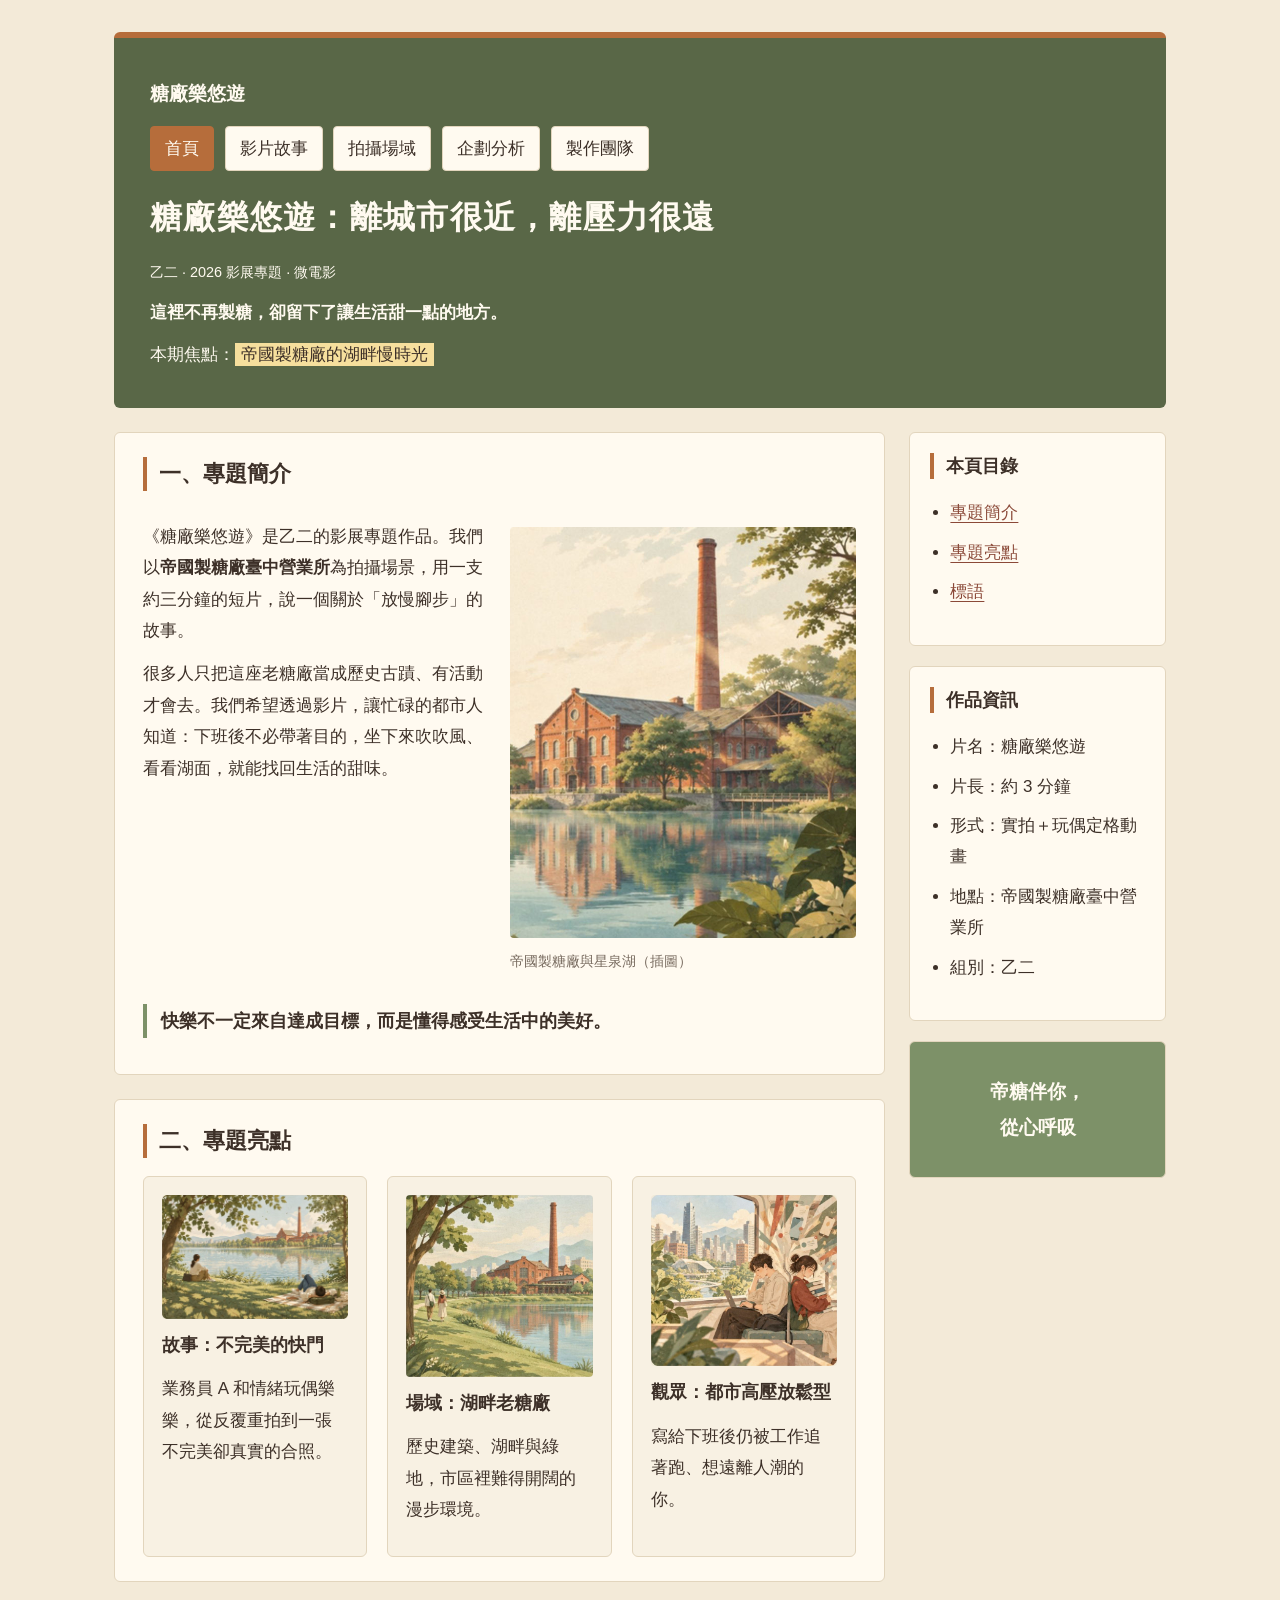
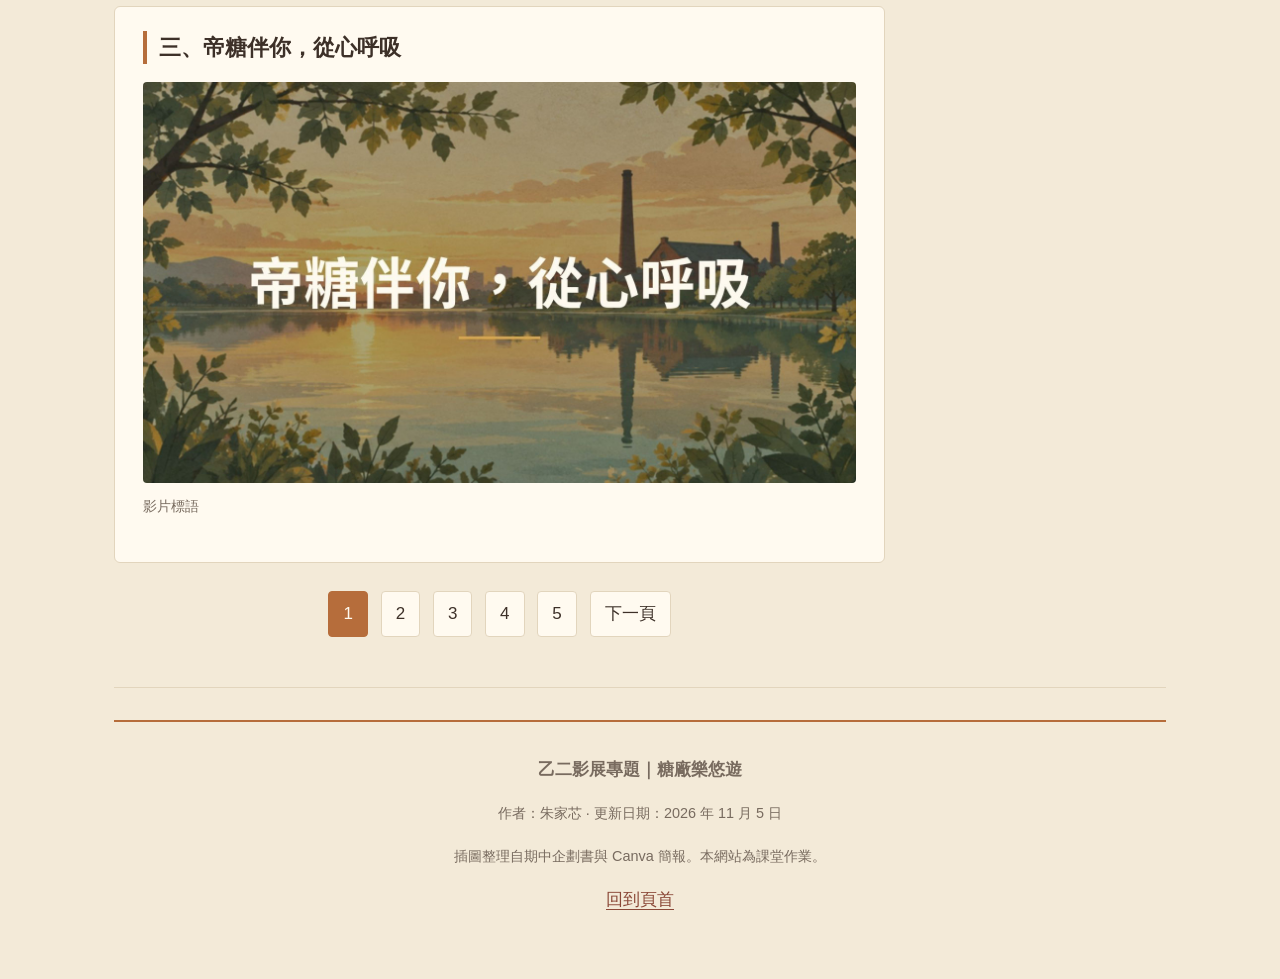
<file: index.html>
<!DOCTYPE html>
<html lang="zh-Hant">
<head>
    <meta charset="UTF-8">
    <meta name="viewport" content="width=device-width, initial-scale=1.0">
    <meta name="description" content="乙二影展專題《糖廠樂悠遊》：以臺中帝國製糖廠為場景的療癒短片，講述被業績追著跑的上班族，在湖畔老糖廠找回生活甜味的故事。">
    <meta name="keywords" content="糖廠樂悠遊,帝國製糖廠,影展專題,微電影,星泉湖,乙二">
    <meta name="author" content="朱家芯">
    <meta name="robots" content="index, follow">
    <meta property="og:type" content="website">
    <meta property="og:locale" content="zh_TW">
    <meta property="og:title" content="糖廠樂悠遊｜乙二影展專題介紹">
    <meta property="og:description" content="乙二影展專題《糖廠樂悠遊》：以臺中帝國製糖廠為場景的療癒短片，講述被業績追著跑的上班族，在湖畔老糖廠找回生活甜味的故事。">
    <meta property="og:image" content="images/hero-sugar-factory.jpg">
    <title>糖廠樂悠遊｜乙二影展專題介紹</title>

    <!--
      載入外部 CSS 樣式表：從目前 HTML 所在的根目錄出發，進入 css 子資料夾。
      CSS 依用途切割成四個檔案。
    -->
    <link rel="stylesheet" href="css/base.css">
    <link rel="stylesheet" href="css/layout.css">
    <link rel="stylesheet" href="css/components.css">
    <link rel="stylesheet" href="css/rwd.css">
</head>

<body>
    <header id="top">
        <p class="site-name"><a href="index.html">糖廠樂悠遊</a></p>
        <nav aria-label="網站導覽">
            <ul>
                <li><a class="active" href="index.html">首頁</a></li>
                <li><a href="story.html">影片故事</a></li>
                <li><a href="venue.html">拍攝場域</a></li>
                <li><a href="analysis.html">企劃分析</a></li>
                <li><a href="team.html">製作團隊</a></li>
            </ul>
        </nav>
        <h1>糖廠樂悠遊：離城市很近，離壓力很遠</h1>
        <p><small>乙二 · 2026 影展專題 · 微電影</small></p>
        <p><strong>這裡不再製糖，卻留下了讓生活甜一點的地方。</strong></p>
        <p>本期焦點：<mark>帝國製糖廠的湖畔慢時光</mark></p>
    </header>

    <div class="wrapper">
        <main id="main-content">
            <article aria-label="糖廠樂悠遊：離城市很近，離壓力很遠">
                <section id="intro">
                    <h2>一、專題簡介</h2>
                    <div class="two-col">
                        <div>
                            <p>《糖廠樂悠遊》是乙二的影展專題作品。我們以<strong>帝國製糖廠臺中營業所</strong>為拍攝場景，用一支約三分鐘的短片，說一個關於「放慢腳步」的故事。</p>
                            <p>很多人只把這座老糖廠當成歷史古蹟、有活動才會去。我們希望透過影片，讓忙碌的都市人知道：下班後不必帶著目的，坐下來吹吹風、看看湖面，就能找回生活的甜味。</p>
                        </div>
                        <figure>
                            <img src="images/hero-sugar-factory.jpg" alt="帝國製糖廠紅磚建築與煙囪倒映在星泉湖">
                            <figcaption>帝國製糖廠與星泉湖（插圖）</figcaption>
                        </figure>
                    </div>
                    <p class="quote">快樂不一定來自達成目標，而是懂得感受生活中的美好。</p>
                </section>

                <section id="highlights">
                    <h2>二、專題亮點</h2>
                    <div class="three-col">
                        <div class="card">
                            <img src="images/lakeside-relax.jpg" alt="在星泉湖畔草地上放空休息的人">
                            <h3>故事：不完美的快門</h3>
                            <p>業務員 A 和情緒玩偶樂樂，從反覆重拍到一張不完美卻真實的合照。</p>
                        </div>
                        <div class="card">
                            <img src="images/venue-sugar-factory.jpg" alt="帝國製糖廠湖畔步道與紅磚建築">
                            <h3>場域：湖畔老糖廠</h3>
                            <p>歷史建築、湖畔與綠地，市區裡難得開闊的漫步環境。</p>
                        </div>
                        <div class="card">
                            <img src="images/pain-commuters.jpg" alt="下班後疲憊的上班族與學生">
                            <h3>觀眾：都市高壓放鬆型</h3>
                            <p>寫給下班後仍被工作追著跑、想遠離人潮的你。</p>
                        </div>
                    </div>
                </section>

                <section id="slogan">
                    <h2>三、帝糖伴你，從心呼吸</h2>
                    <figure>
                        <img src="images/slogan-lake.jpg" alt="夕陽下的星泉湖與帝國製糖廠，寫著帝糖伴你，從心呼吸">
                        <figcaption>影片標語</figcaption>
                    </figure>
                </section>

                <nav aria-label="分頁">
                    <ul class="pagination">
                        <li><a class="active" href="index.html">1</a></li>
                        <li><a href="story.html">2</a></li>
                        <li><a href="venue.html">3</a></li>
                        <li><a href="analysis.html">4</a></li>
                        <li><a href="team.html">5</a></li>
                        <li><a href="story.html">下一頁</a></li>
                    </ul>
                </nav>
            </article>
        </main>

        <aside class="sidebar" aria-label="側邊欄">
            <section>
                <h2>本頁目錄</h2>
                <ul>
                    <li><a href="#intro">專題簡介</a></li>
                    <li><a href="#highlights">專題亮點</a></li>
                    <li><a href="#slogan">標語</a></li>
                </ul>
            </section>
            <section>
                <h2>作品資訊</h2>
                <ul>
                    <li>片名：糖廠樂悠遊</li>
                    <li>片長：約 3 分鐘</li>
                    <li>形式：實拍＋玩偶定格動畫</li>
                    <li>地點：帝國製糖廠臺中營業所</li>
                    <li>組別：乙二</li>
                </ul>
            </section>
            <section class="slogan">
                <p>帝糖伴你，<br>從心呼吸</p>
            </section>
        </aside>
    </div>

    <hr>

    <footer>
        <p><strong>乙二影展專題｜糖廠樂悠遊</strong></p>
        <p><small>作者：朱家芯 · 更新日期：<time datetime="2026-11-05">2026 年 11 月 5 日</time></small></p>
        <p><small>插圖整理自期中企劃書與 Canva 簡報。本網站為課堂作業。</small></p>
        <p><a href="#top">回到頁首</a></p>
    </footer>
</body>
</html>
</file>
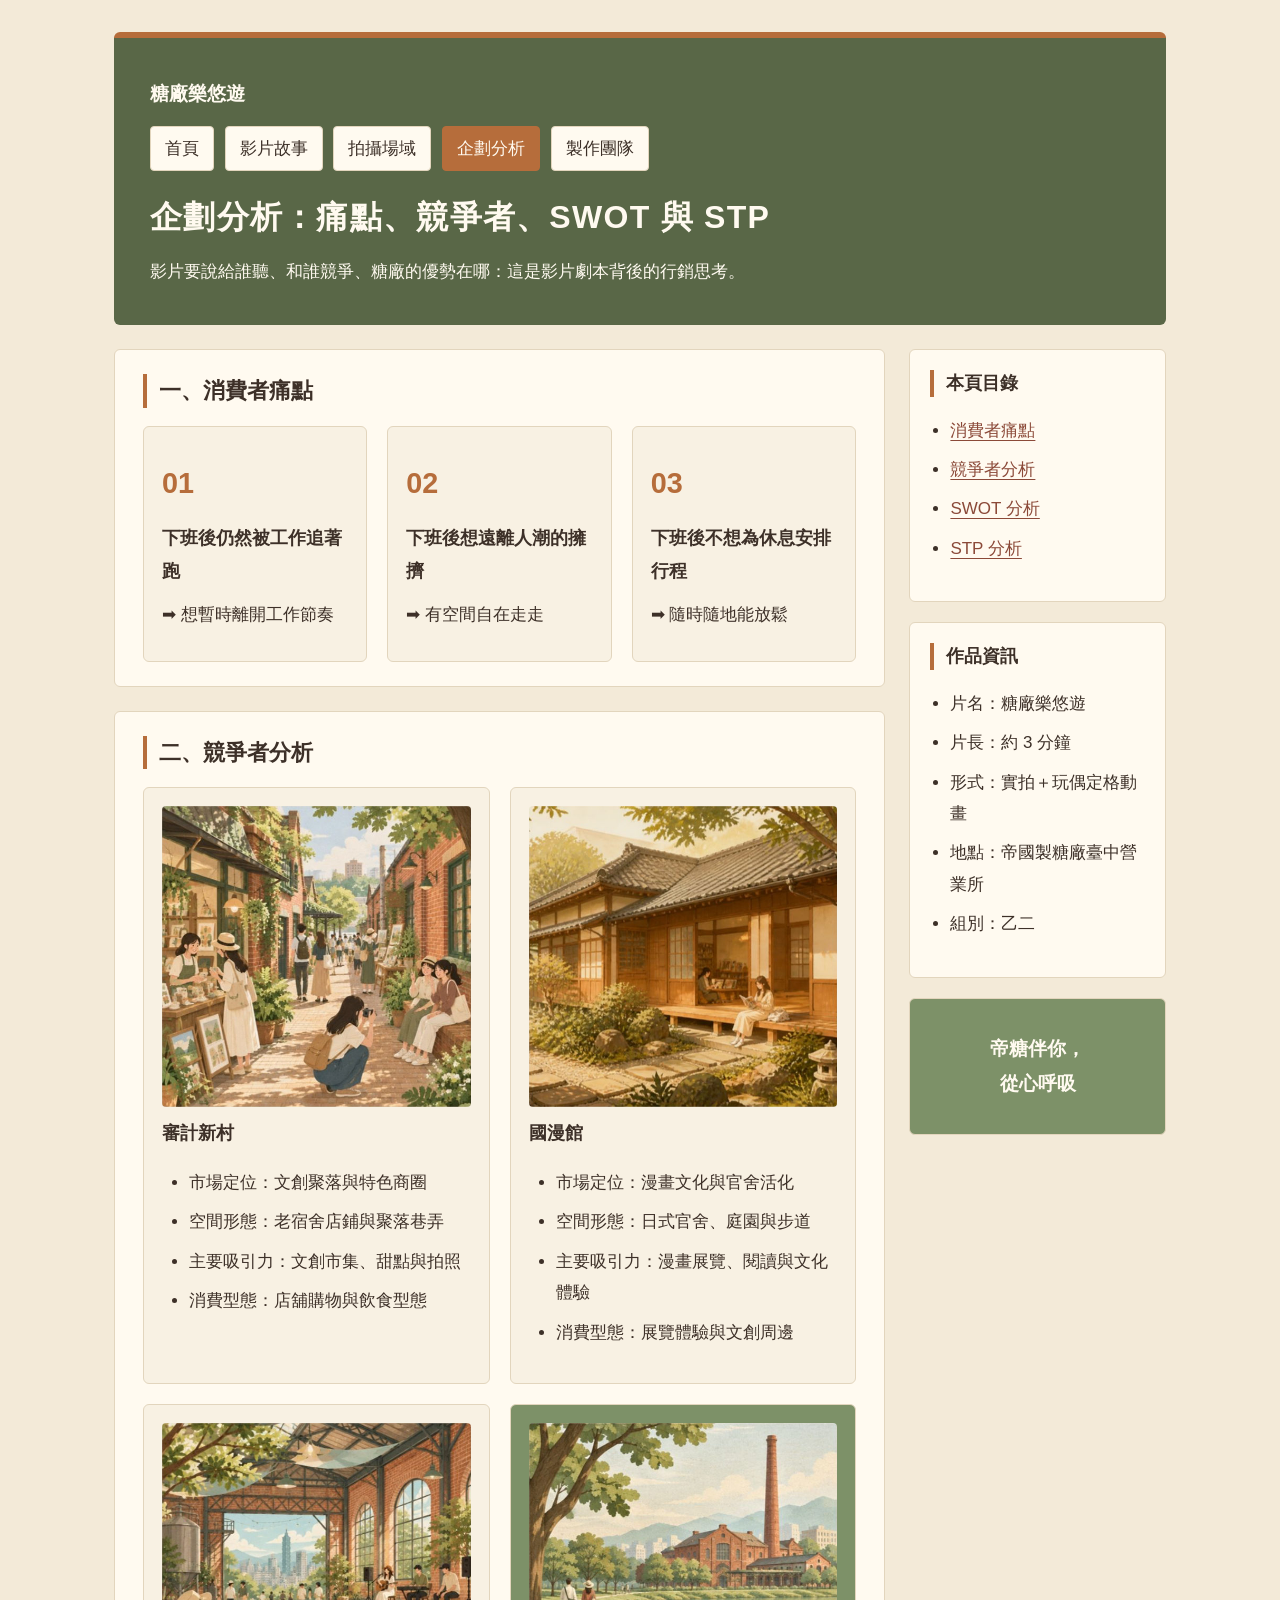
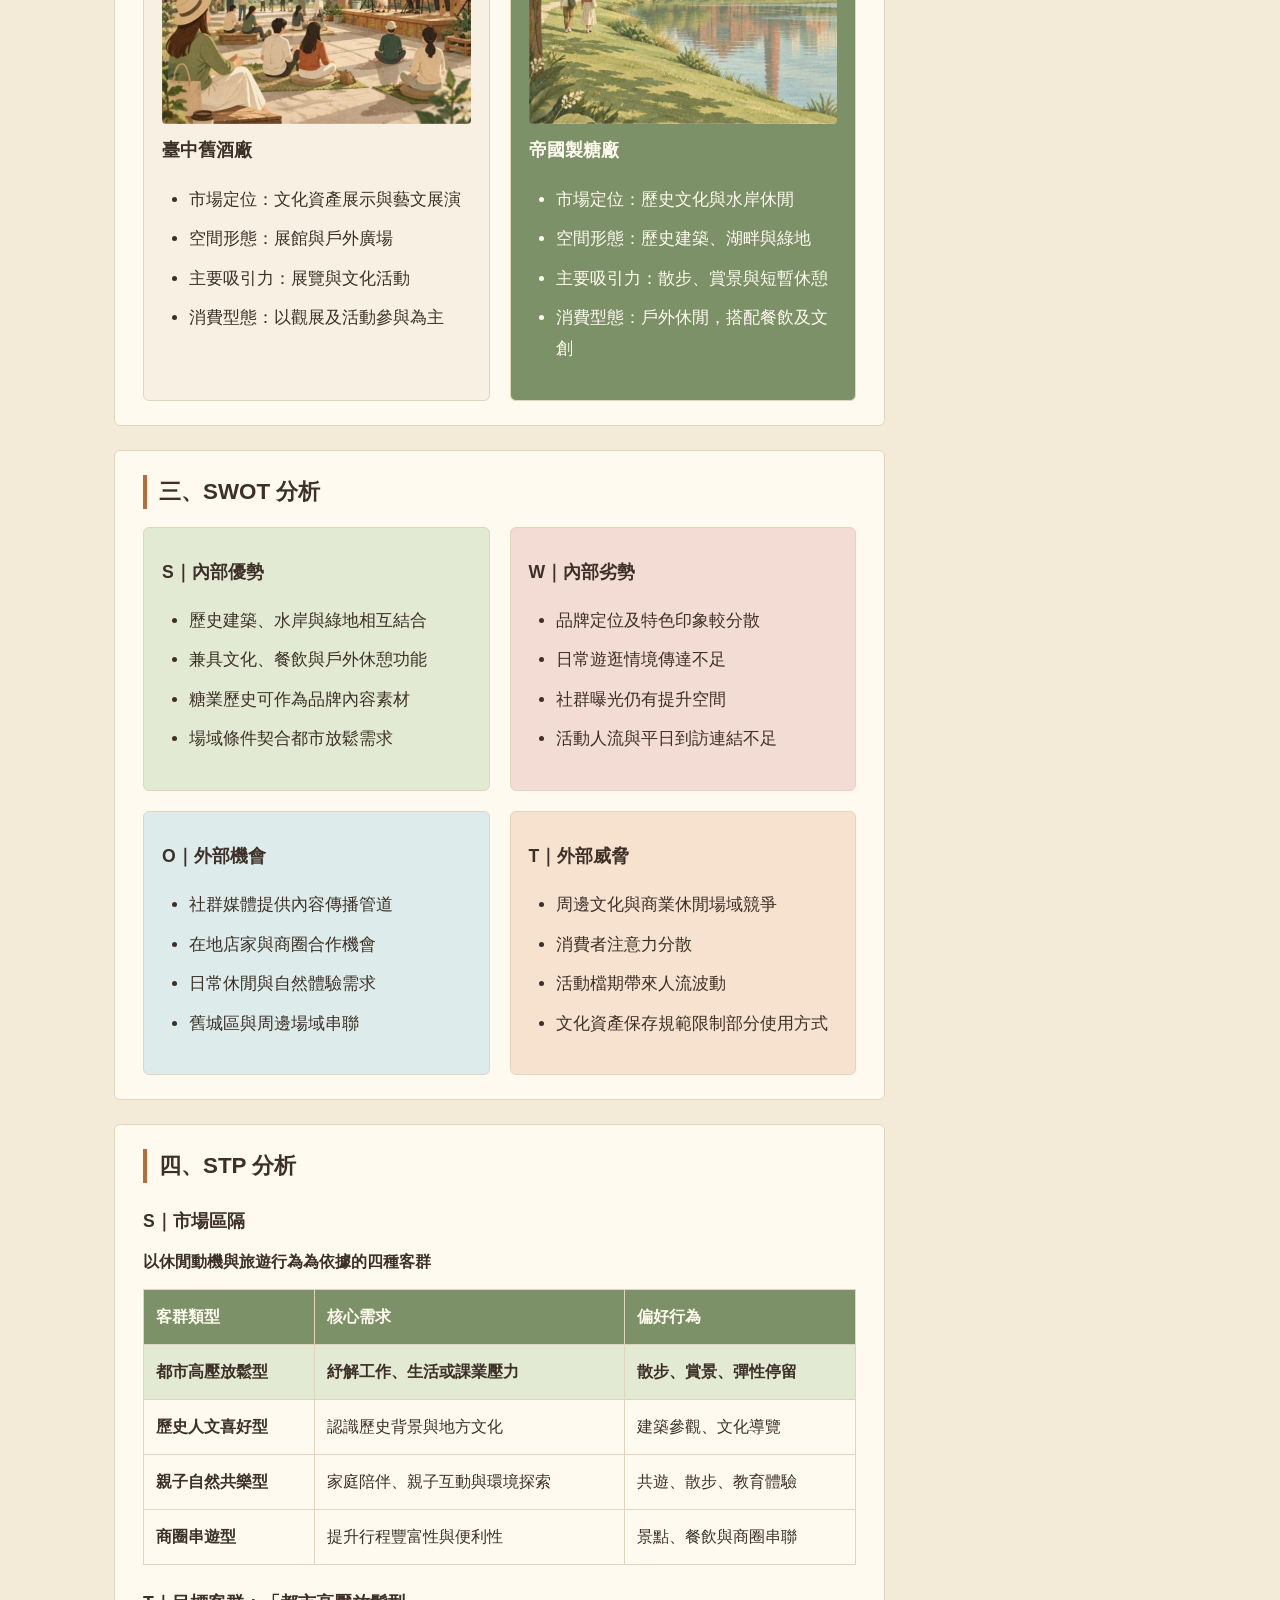
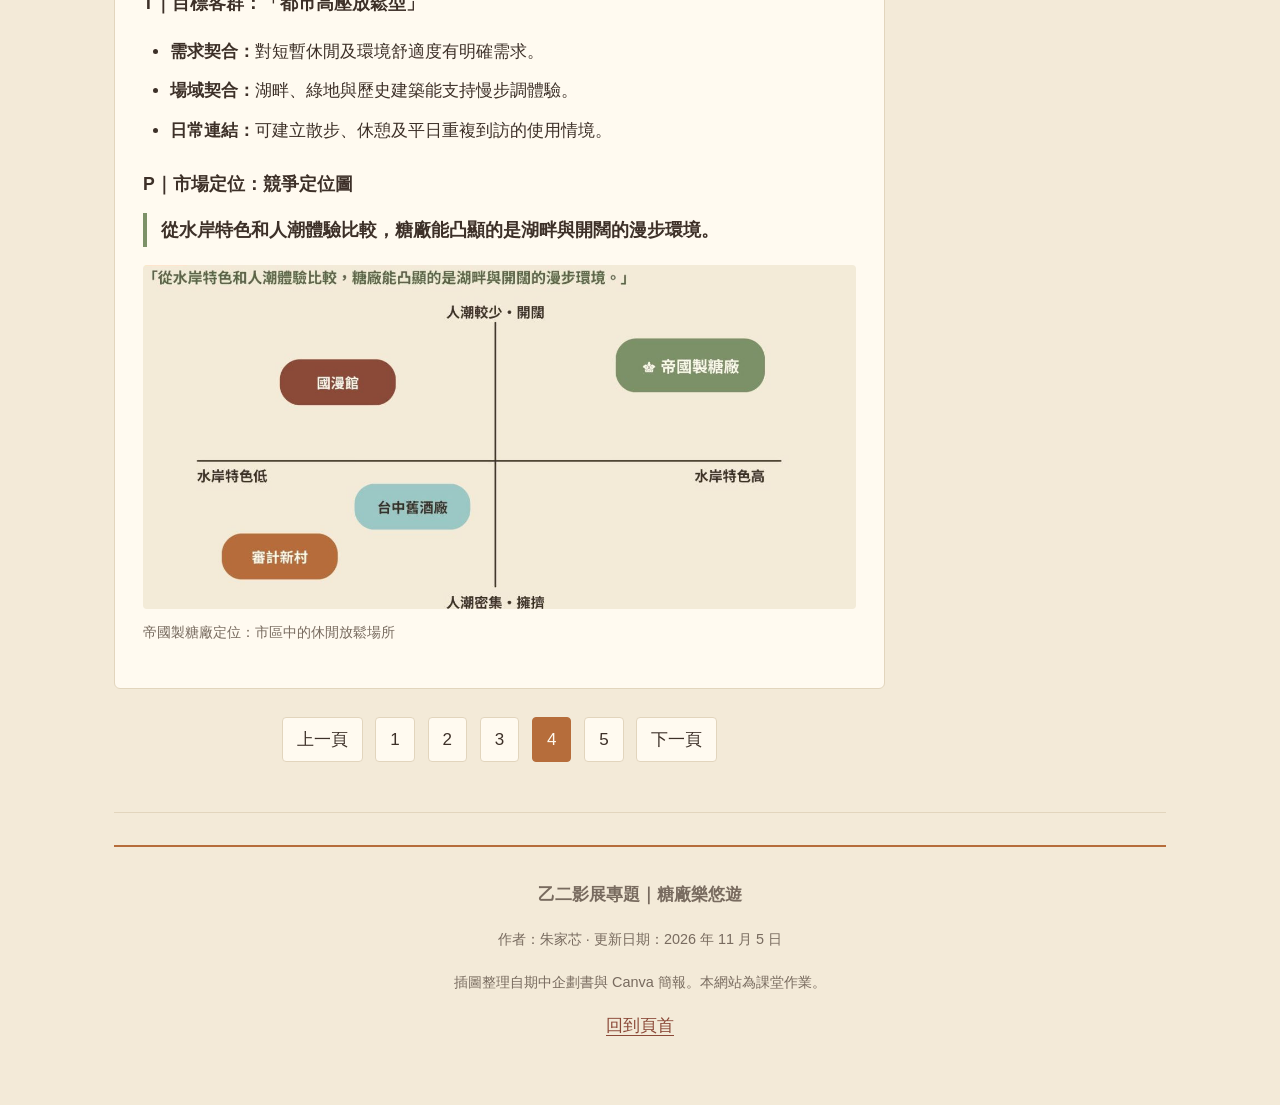
<file: analysis.html>
<!DOCTYPE html>
<html lang="zh-Hant">
<head>
    <meta charset="UTF-8">
    <meta name="viewport" content="width=device-width, initial-scale=1.0">
    <meta name="description" content="糖廠樂悠遊企劃分析：都市人的三大痛點、審計新村／國漫館／臺中舊酒廠競爭比較、SWOT 分析與 STP 市場定位。">
    <meta name="keywords" content="糖廠樂悠遊,企劃分析,SWOT,STP,競爭者分析">
    <meta name="author" content="朱家芯">
    <meta name="robots" content="index, follow">
    <meta property="og:type" content="website">
    <meta property="og:locale" content="zh_TW">
    <meta property="og:title" content="企劃分析｜糖廠樂悠遊－乙二影展專題">
    <meta property="og:description" content="糖廠樂悠遊企劃分析：都市人的三大痛點、審計新村／國漫館／臺中舊酒廠競爭比較、SWOT 分析與 STP 市場定位。">
    <meta property="og:image" content="images/positioning-map-new.jpg">
    <title>企劃分析｜糖廠樂悠遊－乙二影展專題</title>

    <!--
      載入外部 CSS 樣式表：從目前 HTML 所在的根目錄出發，進入 css 子資料夾。
      CSS 依用途切割成四個檔案。
    -->
    <link rel="stylesheet" href="css/base.css">
    <link rel="stylesheet" href="css/layout.css">
    <link rel="stylesheet" href="css/components.css">
    <link rel="stylesheet" href="css/rwd.css">
</head>

<body>
    <header id="top">
        <p class="site-name"><a href="index.html">糖廠樂悠遊</a></p>
        <nav aria-label="網站導覽">
            <ul>
                <li><a href="index.html">首頁</a></li>
                <li><a href="story.html">影片故事</a></li>
                <li><a href="venue.html">拍攝場域</a></li>
                <li><a class="active" href="analysis.html">企劃分析</a></li>
                <li><a href="team.html">製作團隊</a></li>
            </ul>
        </nav>
        <h1>企劃分析：痛點、競爭者、SWOT 與 STP</h1>
        <p>影片要說給誰聽、和誰競爭、糖廠的優勢在哪：這是影片劇本背後的行銷思考。</p>
    </header>

    <div class="wrapper">
        <main id="main-content">
            <article aria-label="企劃分析：痛點、競爭者、SWOT 與 STP">
                <section id="pain">
                    <h2>一、消費者痛點</h2>
                    <div class="three-col">
                        <div class="card">
                            <p class="number">01</p>
                            <h3>下班後仍然被工作追著跑</h3>
                            <p>➡ 想暫時離開工作節奏</p>
                        </div>
                        <div class="card">
                            <p class="number">02</p>
                            <h3>下班後想遠離人潮的擁擠</h3>
                            <p>➡ 有空間自在走走</p>
                        </div>
                        <div class="card">
                            <p class="number">03</p>
                            <h3>下班後不想為休息安排行程</h3>
                            <p>➡ 隨時隨地能放鬆</p>
                        </div>
                    </div>
                </section>

                <section id="competitors">
                    <h2>二、競爭者分析</h2>
                    <div class="two-col">
                        <div class="card">
                            <img src="images/venue-shenji.jpg" alt="審計新村老宿舍巷弄裡的文創市集">
                            <h3>審計新村</h3>
                            <ul>
                                <li>市場定位：文創聚落與特色商圈</li>
                                <li>空間形態：老宿舍店鋪與聚落巷弄</li>
                                <li>主要吸引力：文創市集、甜點與拍照</li>
                                <li>消費型態：店舖購物與飲食型態</li>
                            </ul>
                        </div>
                        <div class="card">
                            <img src="images/venue-comic-museum.jpg" alt="國漫館日式木造官舍與庭園">
                            <h3>國漫館</h3>
                            <ul>
                                <li>市場定位：漫畫文化與官舍活化</li>
                                <li>空間形態：日式官舍、庭園與步道</li>
                                <li>主要吸引力：漫畫展覽、閱讀與文化體驗</li>
                                <li>消費型態：展覽體驗與文創周邊</li>
                            </ul>
                        </div>
                        <div class="card">
                            <img src="images/venue-winery.jpg" alt="臺中舊酒廠紅磚展館內的藝文表演">
                            <h3>臺中舊酒廠</h3>
                            <ul>
                                <li>市場定位：文化資產展示與藝文展演</li>
                                <li>空間形態：展館與戶外廣場</li>
                                <li>主要吸引力：展覽與文化活動</li>
                                <li>消費型態：以觀展及活動參與為主</li>
                            </ul>
                        </div>
                        <div class="card highlight">
                            <img src="images/venue-sugar-factory.jpg" alt="帝國製糖廠湖畔步道與紅磚建築">
                            <h3>帝國製糖廠</h3>
                            <ul>
                                <li>市場定位：歷史文化與水岸休閒</li>
                                <li>空間形態：歷史建築、湖畔與綠地</li>
                                <li>主要吸引力：散步、賞景與短暫休憩</li>
                                <li>消費型態：戶外休閒，搭配餐飲及文創</li>
                            </ul>
                        </div>
                    </div>
                </section>

                <section id="swot">
                    <h2>三、SWOT 分析</h2>
                    <div class="two-col">
                        <div class="card swot-s">
                            <h3>S｜內部優勢</h3>
                            <ul>
                                <li>歷史建築、水岸與綠地相互結合</li>
                                <li>兼具文化、餐飲與戶外休憩功能</li>
                                <li>糖業歷史可作為品牌內容素材</li>
                                <li>場域條件契合都市放鬆需求</li>
                            </ul>
                        </div>
                        <div class="card swot-w">
                            <h3>W｜內部劣勢</h3>
                            <ul>
                                <li>品牌定位及特色印象較分散</li>
                                <li>日常遊逛情境傳達不足</li>
                                <li>社群曝光仍有提升空間</li>
                                <li>活動人流與平日到訪連結不足</li>
                            </ul>
                        </div>
                        <div class="card swot-o">
                            <h3>O｜外部機會</h3>
                            <ul>
                                <li>社群媒體提供內容傳播管道</li>
                                <li>在地店家與商圈合作機會</li>
                                <li>日常休閒與自然體驗需求</li>
                                <li>舊城區與周邊場域串聯</li>
                            </ul>
                        </div>
                        <div class="card swot-t">
                            <h3>T｜外部威脅</h3>
                            <ul>
                                <li>周邊文化與商業休閒場域競爭</li>
                                <li>消費者注意力分散</li>
                                <li>活動檔期帶來人流波動</li>
                                <li>文化資產保存規範限制部分使用方式</li>
                            </ul>
                        </div>
                    </div>
                </section>

                <section id="stp">
                    <h2>四、STP 分析</h2>
                    <h3>S｜市場區隔</h3>
                    <table>
                        <caption>以休閒動機與旅遊行為為依據的四種客群</caption>
                        <thead>
                            <tr>
                                <th scope="col">客群類型</th>
                                <th scope="col">核心需求</th>
                                <th scope="col">偏好行為</th>
                            </tr>
                        </thead>
                        <tbody>
                            <tr class="target-row">
                                <th scope="row">都市高壓放鬆型</th>
                                <td>紓解工作、生活或課業壓力</td>
                                <td>散步、賞景、彈性停留</td>
                            </tr>
                            <tr>
                                <th scope="row">歷史人文喜好型</th>
                                <td>認識歷史背景與地方文化</td>
                                <td>建築參觀、文化導覽</td>
                            </tr>
                            <tr>
                                <th scope="row">親子自然共樂型</th>
                                <td>家庭陪伴、親子互動與環境探索</td>
                                <td>共遊、散步、教育體驗</td>
                            </tr>
                            <tr>
                                <th scope="row">商圈串遊型</th>
                                <td>提升行程豐富性與便利性</td>
                                <td>景點、餐飲與商圈串聯</td>
                            </tr>
                        </tbody>
                    </table>

                    <h3>T｜目標客群：「都市高壓放鬆型」</h3>
                    <ul>
                        <li><strong>需求契合：</strong>對短暫休閒及環境舒適度有明確需求。</li>
                        <li><strong>場域契合：</strong>湖畔、綠地與歷史建築能支持慢步調體驗。</li>
                        <li><strong>日常連結：</strong>可建立散步、休憩及平日重複到訪的使用情境。</li>
                    </ul>

                    <h3>P｜市場定位：競爭定位圖</h3>
                    <p class="quote">從水岸特色和人潮體驗比較，糖廠能凸顯的是湖畔與開闊的漫步環境。</p>
                    <figure>
                        <img src="images/positioning-map-new.jpg" alt="競爭定位圖：帝國製糖廠位於水岸特色高、人潮較少的右上角">
                        <figcaption>帝國製糖廠定位：市區中的休閒放鬆場所</figcaption>
                    </figure>
                </section>

                <nav aria-label="分頁">
                    <ul class="pagination">
                        <li><a href="venue.html">上一頁</a></li>
                        <li><a href="index.html">1</a></li>
                        <li><a href="story.html">2</a></li>
                        <li><a href="venue.html">3</a></li>
                        <li><a class="active" href="analysis.html">4</a></li>
                        <li><a href="team.html">5</a></li>
                        <li><a href="team.html">下一頁</a></li>
                    </ul>
                </nav>
            </article>
        </main>

        <aside class="sidebar" aria-label="側邊欄">
            <section>
                <h2>本頁目錄</h2>
                <ul>
                    <li><a href="#pain">消費者痛點</a></li>
                    <li><a href="#competitors">競爭者分析</a></li>
                    <li><a href="#swot">SWOT 分析</a></li>
                    <li><a href="#stp">STP 分析</a></li>
                </ul>
            </section>
            <section>
                <h2>作品資訊</h2>
                <ul>
                    <li>片名：糖廠樂悠遊</li>
                    <li>片長：約 3 分鐘</li>
                    <li>形式：實拍＋玩偶定格動畫</li>
                    <li>地點：帝國製糖廠臺中營業所</li>
                    <li>組別：乙二</li>
                </ul>
            </section>
            <section class="slogan">
                <p>帝糖伴你，<br>從心呼吸</p>
            </section>
        </aside>
    </div>

    <hr>

    <footer>
        <p><strong>乙二影展專題｜糖廠樂悠遊</strong></p>
        <p><small>作者：朱家芯 · 更新日期：<time datetime="2026-11-05">2026 年 11 月 5 日</time></small></p>
        <p><small>插圖整理自期中企劃書與 Canva 簡報。本網站為課堂作業。</small></p>
        <p><a href="#top">回到頁首</a></p>
    </footer>
</body>
</html>
</file>
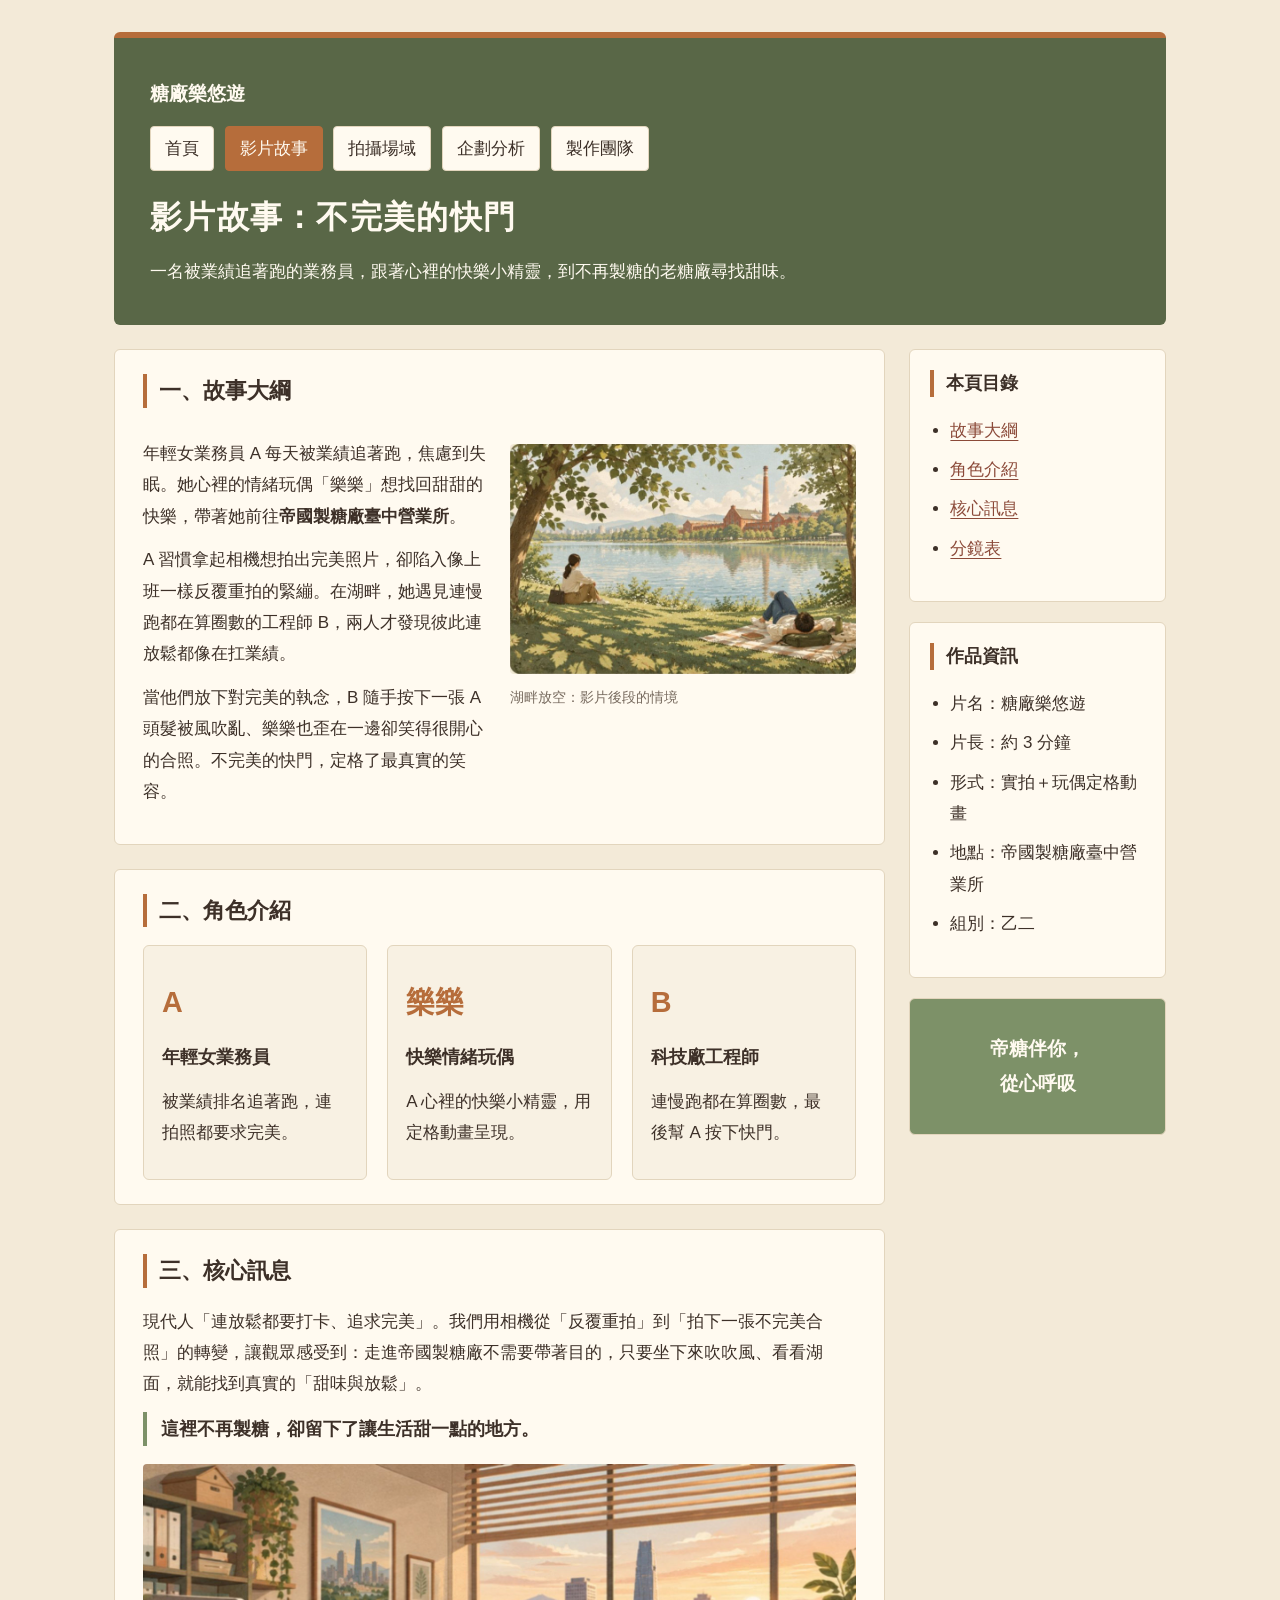
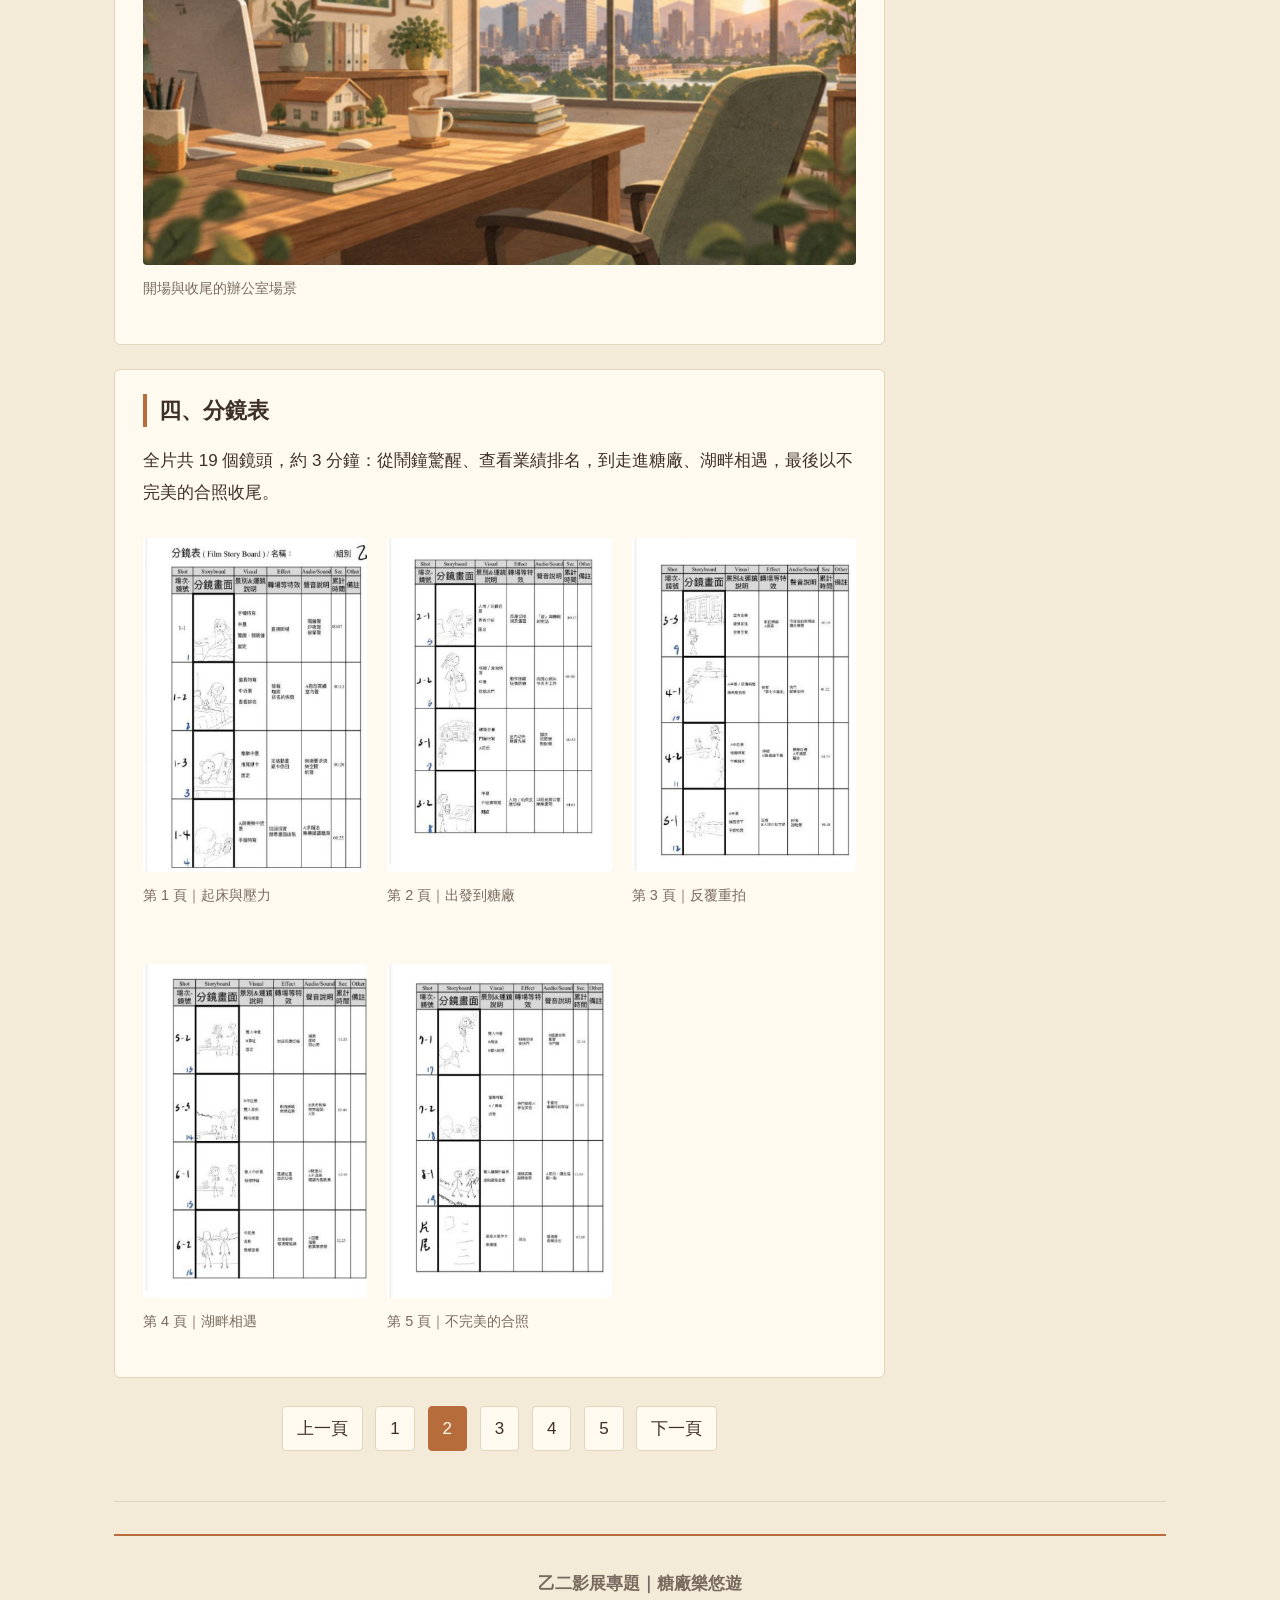
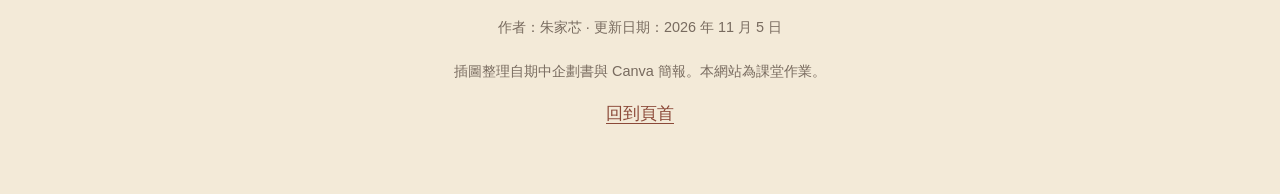
<file: story.html>
<!DOCTYPE html>
<html lang="zh-Hant">
<head>
    <meta charset="UTF-8">
    <meta name="viewport" content="width=device-width, initial-scale=1.0">
    <meta name="description" content="《糖廠樂悠遊》故事大綱、角色介紹與分鏡表：業務員 A 與情緒玩偶樂樂，在帝國製糖廠湖畔學會放慢腳步。">
    <meta name="keywords" content="糖廠樂悠遊,故事大綱,分鏡表,微電影,樂樂">
    <meta name="author" content="朱家芯">
    <meta name="robots" content="index, follow">
    <meta property="og:type" content="website">
    <meta property="og:locale" content="zh_TW">
    <meta property="og:title" content="影片故事｜糖廠樂悠遊－乙二影展專題">
    <meta property="og:description" content="《糖廠樂悠遊》故事大綱、角色介紹與分鏡表：業務員 A 與情緒玩偶樂樂，在帝國製糖廠湖畔學會放慢腳步。">
    <meta property="og:image" content="images/lakeside-relax.jpg">
    <title>影片故事｜糖廠樂悠遊－乙二影展專題</title>

    <!--
      載入外部 CSS 樣式表：從目前 HTML 所在的根目錄出發，進入 css 子資料夾。
      CSS 依用途切割成四個檔案。
    -->
    <link rel="stylesheet" href="css/base.css">
    <link rel="stylesheet" href="css/layout.css">
    <link rel="stylesheet" href="css/components.css">
    <link rel="stylesheet" href="css/rwd.css">
</head>

<body>
    <header id="top">
        <p class="site-name"><a href="index.html">糖廠樂悠遊</a></p>
        <nav aria-label="網站導覽">
            <ul>
                <li><a href="index.html">首頁</a></li>
                <li><a class="active" href="story.html">影片故事</a></li>
                <li><a href="venue.html">拍攝場域</a></li>
                <li><a href="analysis.html">企劃分析</a></li>
                <li><a href="team.html">製作團隊</a></li>
            </ul>
        </nav>
        <h1>影片故事：不完美的快門</h1>
        <p>一名被業績追著跑的業務員，跟著心裡的快樂小精靈，到不再製糖的老糖廠尋找甜味。</p>
    </header>

    <div class="wrapper">
        <main id="main-content">
            <article aria-label="影片故事：不完美的快門">
                <section id="synopsis">
                    <h2>一、故事大綱</h2>
                    <div class="two-col">
                        <div>
                            <p>年輕女業務員 A 每天被業績追著跑，焦慮到失眠。她心裡的情緒玩偶「樂樂」想找回甜甜的快樂，帶著她前往<strong>帝國製糖廠臺中營業所</strong>。</p>
                            <p>A 習慣拿起相機想拍出完美照片，卻陷入像上班一樣反覆重拍的緊繃。在湖畔，她遇見連慢跑都在算圈數的工程師 B，兩人才發現彼此連放鬆都像在扛業績。</p>
                            <p>當他們放下對完美的執念，B 隨手按下一張 A 頭髮被風吹亂、樂樂也歪在一邊卻笑得很開心的合照。不完美的快門，定格了最真實的笑容。</p>
                        </div>
                        <figure>
                            <img src="images/lakeside-relax.jpg" alt="湖畔草地上，有人靜坐看湖、有人躺著放空">
                            <figcaption>湖畔放空：影片後段的情境</figcaption>
                        </figure>
                    </div>
                </section>

                <section id="characters">
                    <h2>二、角色介紹</h2>
                    <div class="three-col">
                        <div class="card">
                            <p class="number">A</p>
                            <h3>年輕女業務員</h3>
                            <p>被業績排名追著跑，連拍照都要求完美。</p>
                        </div>
                        <div class="card">
                            <p class="number">樂樂</p>
                            <h3>快樂情緒玩偶</h3>
                            <p>A 心裡的快樂小精靈，用定格動畫呈現。</p>
                        </div>
                        <div class="card">
                            <p class="number">B</p>
                            <h3>科技廠工程師</h3>
                            <p>連慢跑都在算圈數，最後幫 A 按下快門。</p>
                        </div>
                    </div>
                </section>

                <section id="theme">
                    <h2>三、核心訊息</h2>
                    <p>現代人「連放鬆都要打卡、追求完美」。我們用相機從「反覆重拍」到「拍下一張不完美合照」的轉變，讓觀眾感受到：走進帝國製糖廠不需要帶著目的，只要坐下來吹吹風、看看湖面，就能找到真實的「甜味與放鬆」。</p>
                    <p class="quote">這裡不再製糖，卻留下了讓生活甜一點的地方。</p>
                    <figure>
                        <img src="images/office.jpg" alt="黃昏時的房仲辦公室，桌上有電腦、房屋模型與咖啡">
                        <figcaption>開場與收尾的辦公室場景</figcaption>
                    </figure>
                </section>

                <section id="storyboard">
                    <h2>四、分鏡表</h2>
                    <p>全片共 19 個鏡頭，約 3 分鐘：從鬧鐘驚醒、查看業績排名，到走進糖廠、湖畔相遇，最後以不完美的合照收尾。</p>
                    <div class="three-col">
                        <figure>
                            <img src="images/storyboard-1.jpg" alt="分鏡表第 1 頁：A 被鬧鐘驚醒、查看排名、樂樂推開紙卡">
                            <figcaption>第 1 頁｜起床與壓力</figcaption>
                        </figure>
                        <figure>
                            <img src="images/storyboard-2.jpg" alt="分鏡表第 2 頁：A 收拾出門、抵達糖廠門口">
                            <figcaption>第 2 頁｜出發到糖廠</figcaption>
                        </figure>
                        <figure>
                            <img src="images/storyboard-3.jpg" alt="分鏡表第 3 頁：室內參觀、反覆重拍、B 登場">
                            <figcaption>第 3 頁｜反覆重拍</figcaption>
                        </figure>
                        <figure>
                            <img src="images/storyboard-4.jpg" alt="分鏡表第 4 頁：A 與 B 在湖畔對話、看風景">
                            <figcaption>第 4 頁｜湖畔相遇</figcaption>
                        </figure>
                        <figure>
                            <img src="images/storyboard-5.jpg" alt="分鏡表第 5 頁：B 幫 A 拍照、兩人離開、片尾字卡">
                            <figcaption>第 5 頁｜不完美的合照</figcaption>
                        </figure>
                    </div>
                </section>

                <nav aria-label="分頁">
                    <ul class="pagination">
                        <li><a href="index.html">上一頁</a></li>
                        <li><a href="index.html">1</a></li>
                        <li><a class="active" href="story.html">2</a></li>
                        <li><a href="venue.html">3</a></li>
                        <li><a href="analysis.html">4</a></li>
                        <li><a href="team.html">5</a></li>
                        <li><a href="venue.html">下一頁</a></li>
                    </ul>
                </nav>
            </article>
        </main>

        <aside class="sidebar" aria-label="側邊欄">
            <section>
                <h2>本頁目錄</h2>
                <ul>
                    <li><a href="#synopsis">故事大綱</a></li>
                    <li><a href="#characters">角色介紹</a></li>
                    <li><a href="#theme">核心訊息</a></li>
                    <li><a href="#storyboard">分鏡表</a></li>
                </ul>
            </section>
            <section>
                <h2>作品資訊</h2>
                <ul>
                    <li>片名：糖廠樂悠遊</li>
                    <li>片長：約 3 分鐘</li>
                    <li>形式：實拍＋玩偶定格動畫</li>
                    <li>地點：帝國製糖廠臺中營業所</li>
                    <li>組別：乙二</li>
                </ul>
            </section>
            <section class="slogan">
                <p>帝糖伴你，<br>從心呼吸</p>
            </section>
        </aside>
    </div>

    <hr>

    <footer>
        <p><strong>乙二影展專題｜糖廠樂悠遊</strong></p>
        <p><small>作者：朱家芯 · 更新日期：<time datetime="2026-11-05">2026 年 11 月 5 日</time></small></p>
        <p><small>插圖整理自期中企劃書與 Canva 簡報。本網站為課堂作業。</small></p>
        <p><a href="#top">回到頁首</a></p>
    </footer>
</body>
</html>
</file>
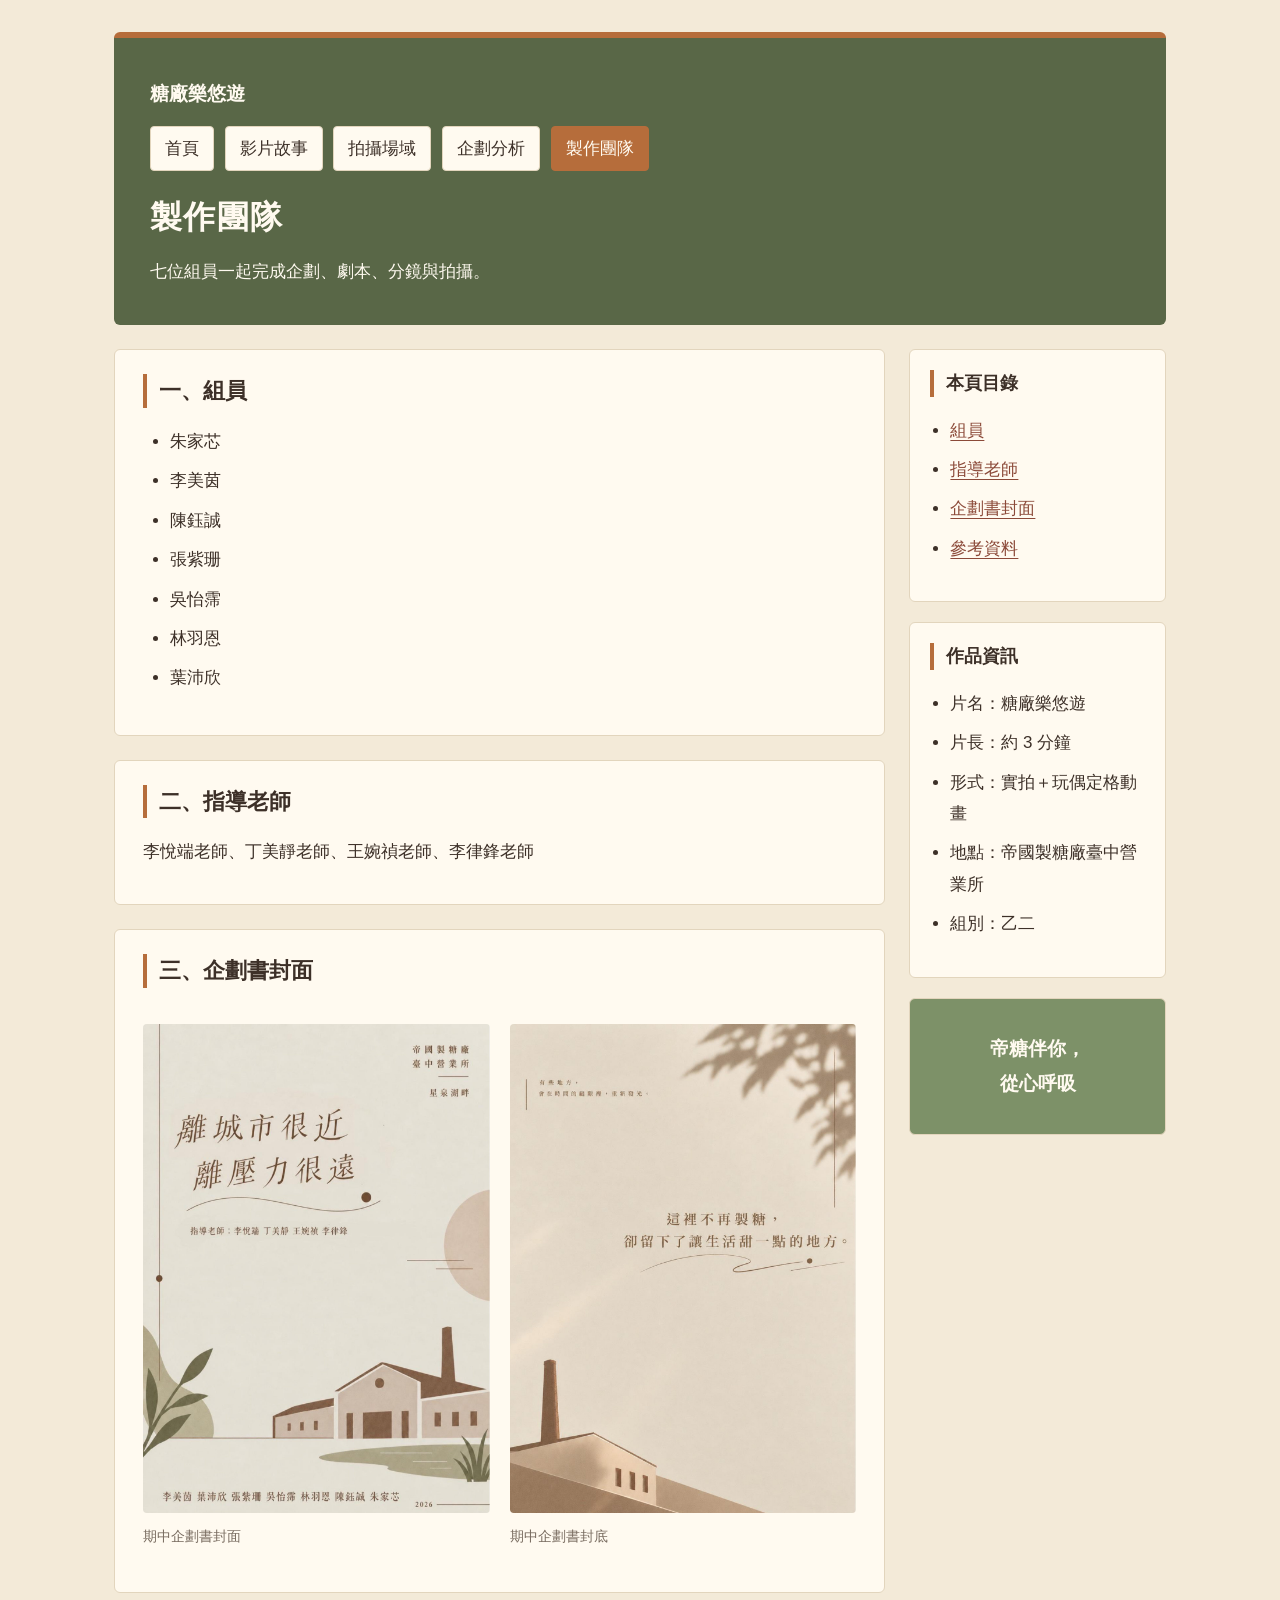
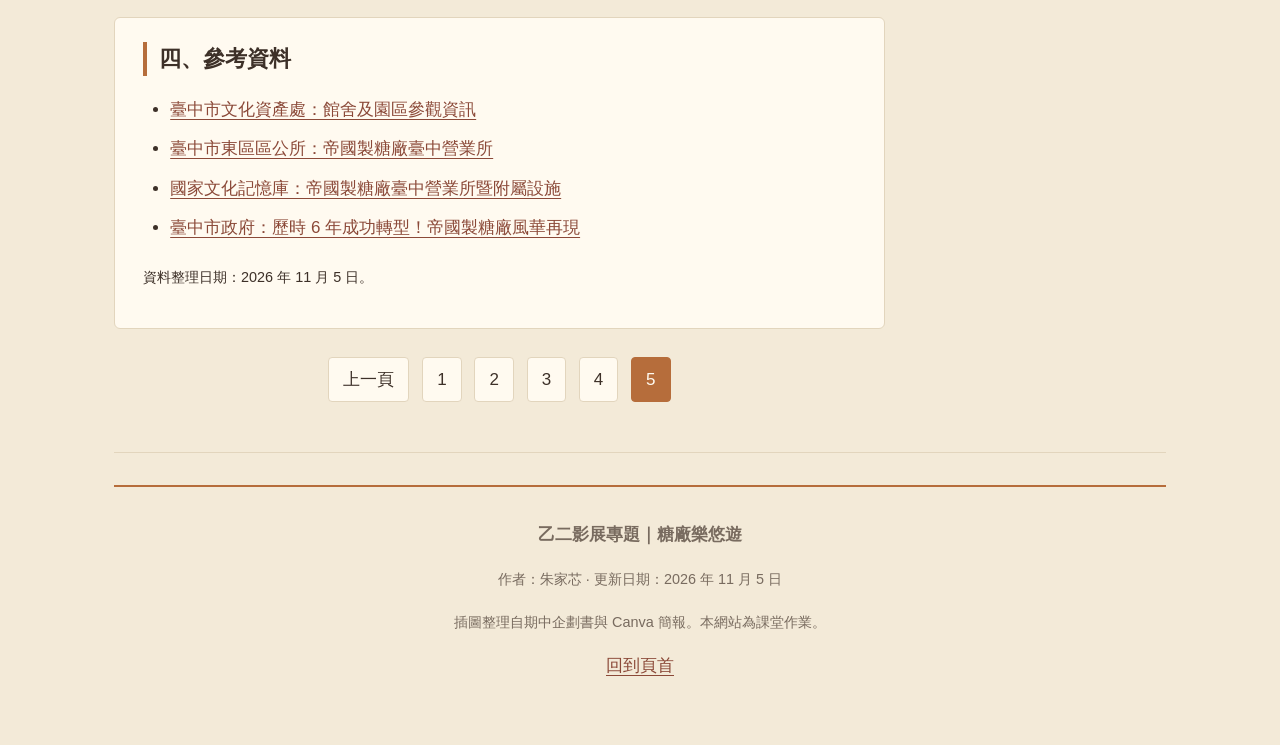
<file: team.html>
<!DOCTYPE html>
<html lang="zh-Hant">
<head>
    <meta charset="UTF-8">
    <meta name="viewport" content="width=device-width, initial-scale=1.0">
    <meta name="description" content="《糖廠樂悠遊》乙二製作團隊成員與指導老師介紹，以及本專題的參考資料。">
    <meta name="keywords" content="糖廠樂悠遊,製作團隊,乙二,影展專題">
    <meta name="author" content="朱家芯">
    <meta name="robots" content="index, follow">
    <meta property="og:type" content="website">
    <meta property="og:locale" content="zh_TW">
    <meta property="og:title" content="製作團隊｜乙二 糖廠樂悠遊">
    <meta property="og:description" content="《糖廠樂悠遊》乙二製作團隊成員與指導老師介紹，以及本專題的參考資料。">
    <meta property="og:image" content="images/poster-cover.jpg">
    <title>製作團隊｜乙二 糖廠樂悠遊</title>

    <!--
      載入外部 CSS 樣式表：從目前 HTML 所在的根目錄出發，進入 css 子資料夾。
      CSS 依用途切割成四個檔案。
    -->
    <link rel="stylesheet" href="css/base.css">
    <link rel="stylesheet" href="css/layout.css">
    <link rel="stylesheet" href="css/components.css">
    <link rel="stylesheet" href="css/rwd.css">
</head>

<body>
    <header id="top">
        <p class="site-name"><a href="index.html">糖廠樂悠遊</a></p>
        <nav aria-label="網站導覽">
            <ul>
                <li><a href="index.html">首頁</a></li>
                <li><a href="story.html">影片故事</a></li>
                <li><a href="venue.html">拍攝場域</a></li>
                <li><a href="analysis.html">企劃分析</a></li>
                <li><a class="active" href="team.html">製作團隊</a></li>
            </ul>
        </nav>
        <h1>製作團隊</h1>
        <p>七位組員一起完成企劃、劇本、分鏡與拍攝。</p>
    </header>

    <div class="wrapper">
        <main id="main-content">
            <article aria-label="製作團隊">
                <section id="members">
                    <h2>一、組員</h2>
                    <ul>
                        <li>朱家芯</li>
                        <li>李美茵</li>
                        <li>陳鈺誠</li>
                        <li>張紫珊</li>
                        <li>吳怡霈</li>
                        <li>林羽恩</li>
                        <li>葉沛欣</li>
                    </ul>
                </section>

                <section id="advisors">
                    <h2>二、指導老師</h2>
                    <p>李悅端老師、丁美靜老師、王婉禎老師、李律鋒老師</p>
                </section>

                <section id="poster">
                    <h2>三、企劃書封面</h2>
                    <div class="two-col">
                        <figure>
                            <img src="images/poster-cover.jpg" alt="期中企劃書封面：離城市很近，離壓力很遠">
                            <figcaption>期中企劃書封面</figcaption>
                        </figure>
                        <figure>
                            <img src="images/poster-closing.jpg" alt="期中企劃書封底：這裡不再製糖，卻留下了讓生活甜一點的地方">
                            <figcaption>期中企劃書封底</figcaption>
                        </figure>
                    </div>
                </section>

                <section id="refs">
                    <h2>四、參考資料</h2>
                    <ul>
                        <li><a href="https://www.tchac.taichung.gov.tw/information?pid=5958&amp;uid=43" target="_blank" rel="noopener noreferrer">臺中市文化資產處：館舍及園區參觀資訊</a></li>
                        <li><a href="https://www.east.taichung.gov.tw/833385/833395/833400/2093005" target="_blank" rel="noopener noreferrer">臺中市東區區公所：帝國製糖廠臺中營業所</a></li>
                        <li><a href="https://tcmb.culture.tw/zh-tw/detail?id=20160425000001&amp;indexCode=BOCH_CountryCulture_12" target="_blank" rel="noopener noreferrer">國家文化記憶庫：帝國製糖廠臺中營業所暨附屬設施</a></li>
                        <li><a href="https://www.taichung.gov.tw/8868/8872/9962/1437882" target="_blank" rel="noopener noreferrer">臺中市政府：歷時 6 年成功轉型！帝國製糖廠風華再現</a></li>
                    </ul>
                    <p><small>資料整理日期：2026 年 11 月 5 日。</small></p>
                </section>

                <nav aria-label="分頁">
                    <ul class="pagination">
                        <li><a href="analysis.html">上一頁</a></li>
                        <li><a href="index.html">1</a></li>
                        <li><a href="story.html">2</a></li>
                        <li><a href="venue.html">3</a></li>
                        <li><a href="analysis.html">4</a></li>
                        <li><a class="active" href="team.html">5</a></li>
                    </ul>
                </nav>
            </article>
        </main>

        <aside class="sidebar" aria-label="側邊欄">
            <section>
                <h2>本頁目錄</h2>
                <ul>
                    <li><a href="#members">組員</a></li>
                    <li><a href="#advisors">指導老師</a></li>
                    <li><a href="#poster">企劃書封面</a></li>
                    <li><a href="#refs">參考資料</a></li>
                </ul>
            </section>
            <section>
                <h2>作品資訊</h2>
                <ul>
                    <li>片名：糖廠樂悠遊</li>
                    <li>片長：約 3 分鐘</li>
                    <li>形式：實拍＋玩偶定格動畫</li>
                    <li>地點：帝國製糖廠臺中營業所</li>
                    <li>組別：乙二</li>
                </ul>
            </section>
            <section class="slogan">
                <p>帝糖伴你，<br>從心呼吸</p>
            </section>
        </aside>
    </div>

    <hr>

    <footer>
        <p><strong>乙二影展專題｜糖廠樂悠遊</strong></p>
        <p><small>作者：朱家芯 · 更新日期：<time datetime="2026-11-05">2026 年 11 月 5 日</time></small></p>
        <p><small>插圖整理自期中企劃書與 Canva 簡報。本網站為課堂作業。</small></p>
        <p><a href="#top">回到頁首</a></p>
    </footer>
</body>
</html>
</file>
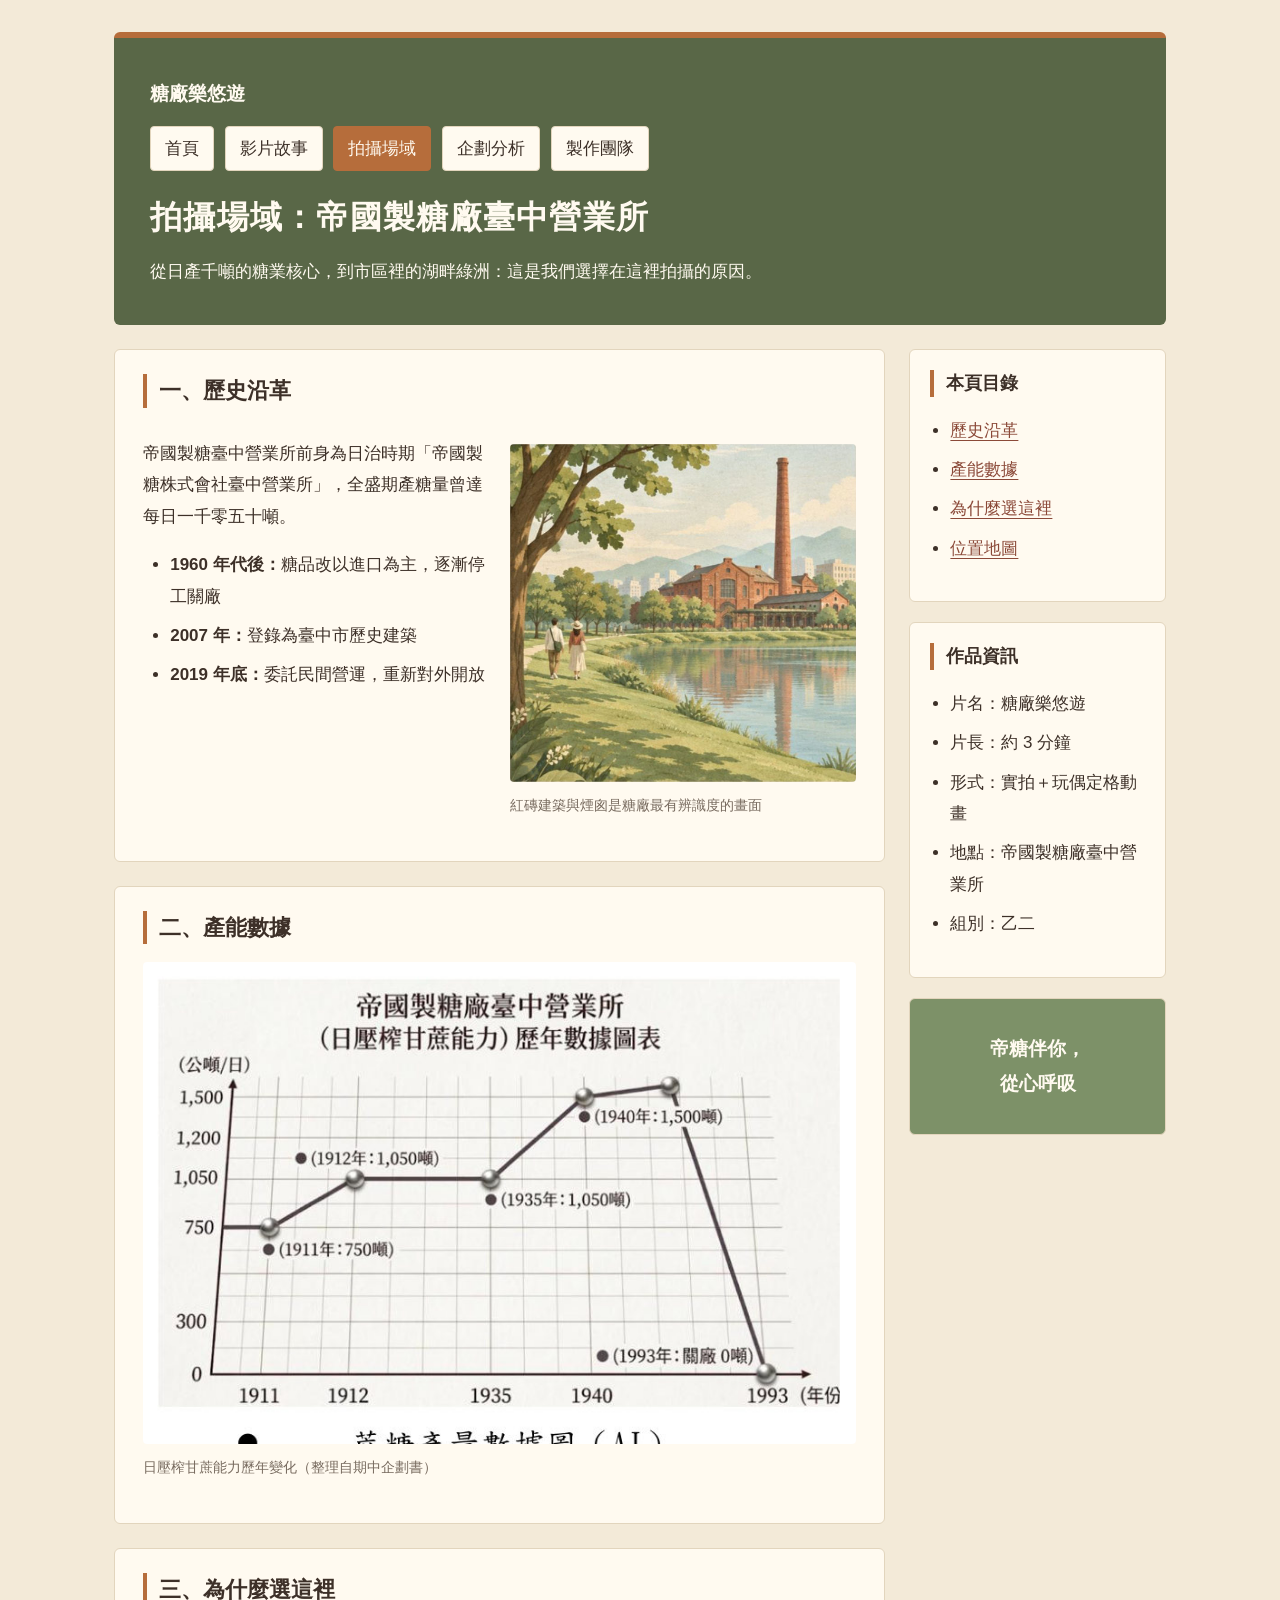
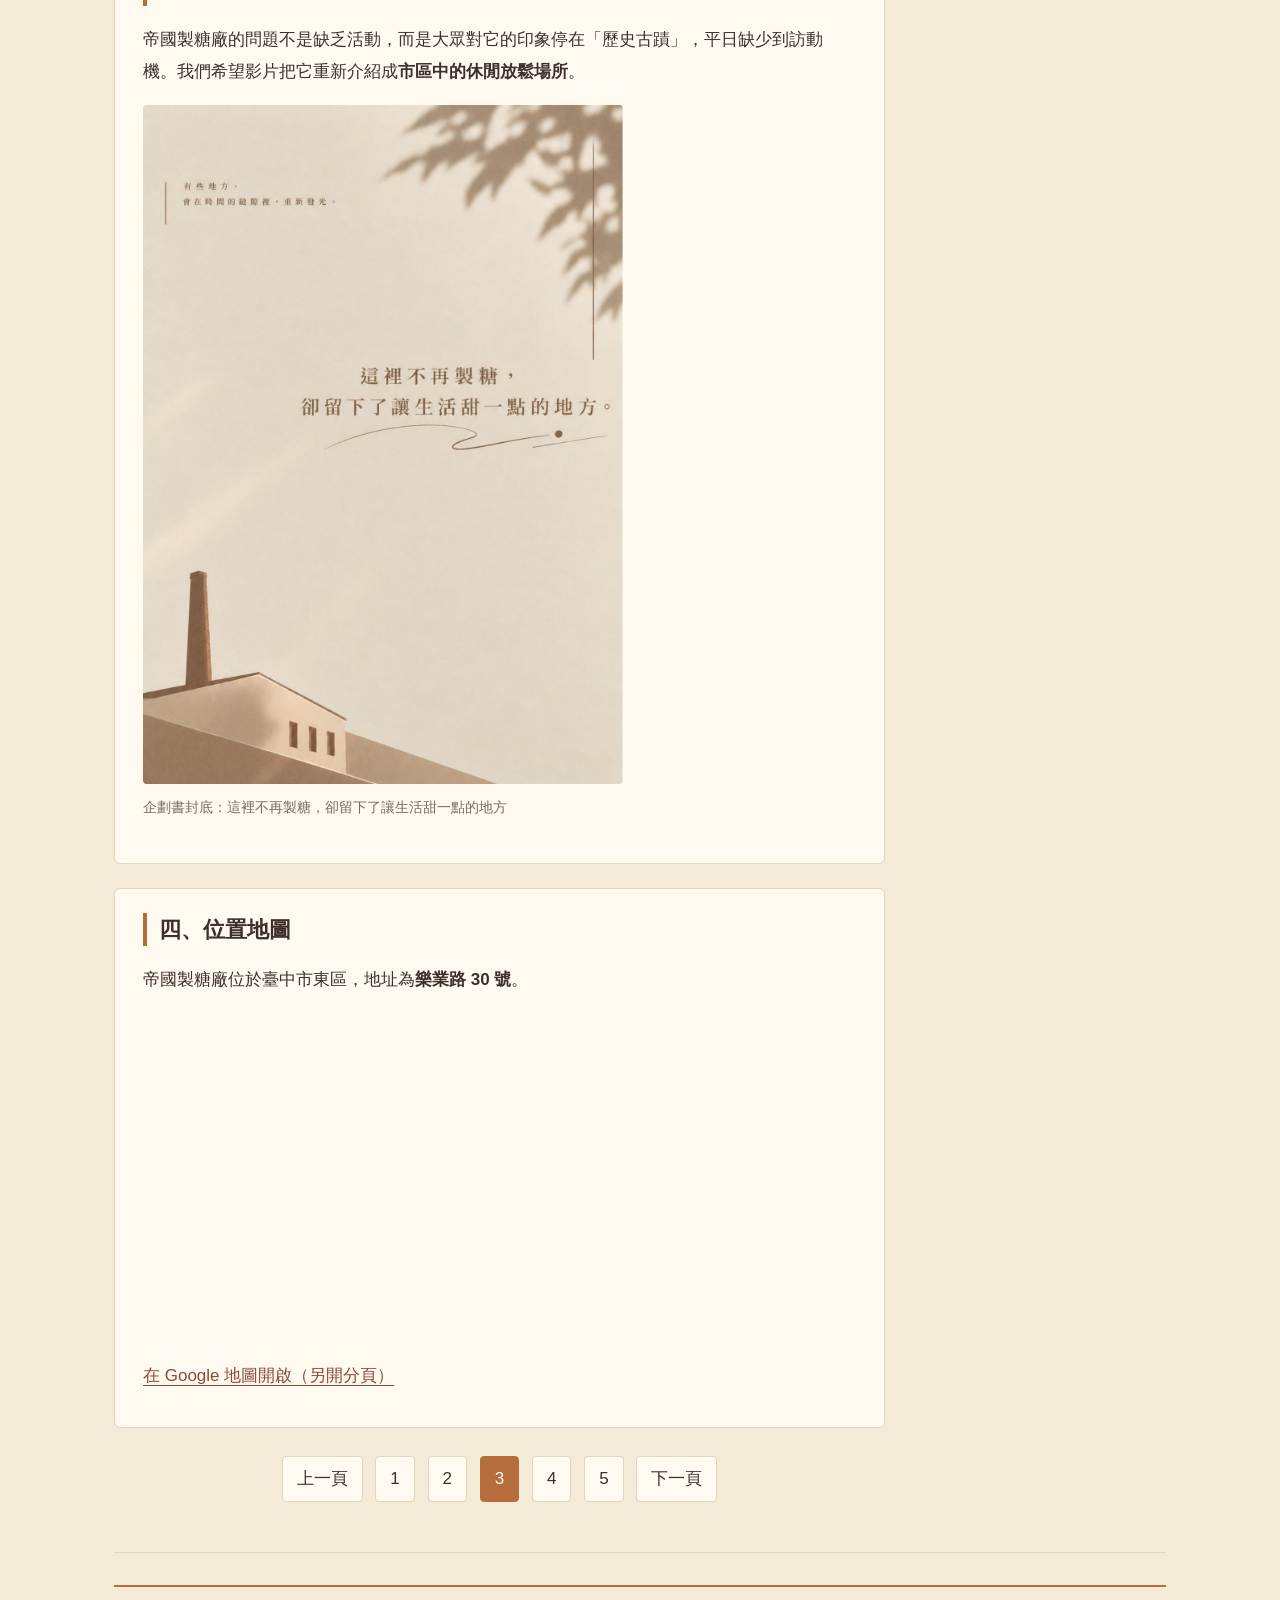
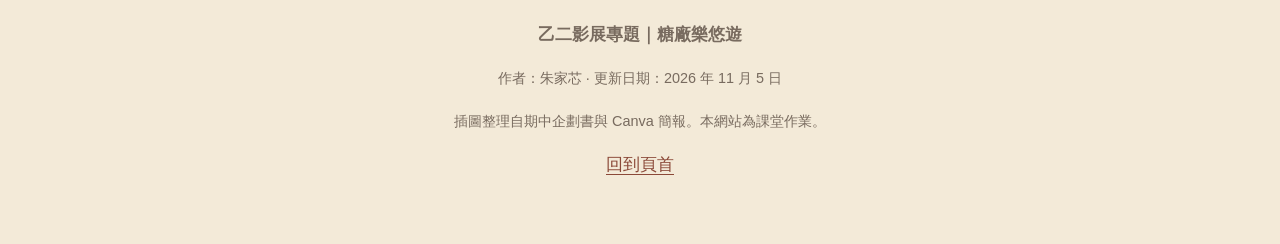
<file: venue.html>
<!DOCTYPE html>
<html lang="zh-Hant">
<head>
    <meta charset="UTF-8">
    <meta name="viewport" content="width=device-width, initial-scale=1.0">
    <meta name="description" content="認識影片拍攝地帝國製糖廠臺中營業所：糖業歷史、歷史建築、星泉湖畔，以及位置地圖。">
    <meta name="keywords" content="帝國製糖廠,臺中營業所,歷史建築,星泉湖,糖業歷史">
    <meta name="author" content="朱家芯">
    <meta name="robots" content="index, follow">
    <meta property="og:type" content="website">
    <meta property="og:locale" content="zh_TW">
    <meta property="og:title" content="拍攝場域｜帝國製糖廠臺中營業所－糖廠樂悠遊">
    <meta property="og:description" content="認識影片拍攝地帝國製糖廠臺中營業所：糖業歷史、歷史建築、星泉湖畔，以及位置地圖。">
    <meta property="og:image" content="images/venue-sugar-factory.jpg">
    <title>拍攝場域｜帝國製糖廠臺中營業所－糖廠樂悠遊</title>

    <!--
      載入外部 CSS 樣式表：從目前 HTML 所在的根目錄出發，進入 css 子資料夾。
      CSS 依用途切割成四個檔案。
    -->
    <link rel="stylesheet" href="css/base.css">
    <link rel="stylesheet" href="css/layout.css">
    <link rel="stylesheet" href="css/components.css">
    <link rel="stylesheet" href="css/rwd.css">
</head>

<body>
    <header id="top">
        <p class="site-name"><a href="index.html">糖廠樂悠遊</a></p>
        <nav aria-label="網站導覽">
            <ul>
                <li><a href="index.html">首頁</a></li>
                <li><a href="story.html">影片故事</a></li>
                <li><a class="active" href="venue.html">拍攝場域</a></li>
                <li><a href="analysis.html">企劃分析</a></li>
                <li><a href="team.html">製作團隊</a></li>
            </ul>
        </nav>
        <h1>拍攝場域：帝國製糖廠臺中營業所</h1>
        <p>從日產千噸的糖業核心，到市區裡的湖畔綠洲：這是我們選擇在這裡拍攝的原因。</p>
    </header>

    <div class="wrapper">
        <main id="main-content">
            <article aria-label="拍攝場域：帝國製糖廠臺中營業所">
                <section id="history">
                    <h2>一、歷史沿革</h2>
                    <div class="two-col">
                        <div>
                            <p>帝國製糖臺中營業所前身為日治時期「帝國製糖株式會社臺中營業所」，全盛期產糖量曾達每日一千零五十噸。</p>
                            <ul>
                                <li><strong>1960 年代後：</strong>糖品改以進口為主，逐漸停工關廠</li>
                                <li><strong>2007 年：</strong>登錄為臺中市歷史建築</li>
                                <li><strong>2019 年底：</strong>委託民間營運，重新對外開放</li>
                            </ul>
                        </div>
                        <figure>
                            <img src="images/venue-sugar-factory.jpg" alt="帝國製糖廠紅磚建築、高煙囪與湖畔步道">
                            <figcaption>紅磚建築與煙囪是糖廠最有辨識度的畫面</figcaption>
                        </figure>
                    </div>
                </section>

                <section id="data">
                    <h2>二、產能數據</h2>
                    <figure>
                        <img src="images/chart-sugar-output.jpg" alt="帝國製糖廠日壓榨甘蔗能力折線圖，1940 年達 1500 噸，1993 年關廠歸零">
                        <figcaption>日壓榨甘蔗能力歷年變化（整理自期中企劃書）</figcaption>
                    </figure>
                </section>

                <section id="why">
                    <h2>三、為什麼選這裡</h2>
                    <p>帝國製糖廠的問題不是缺乏活動，而是大眾對它的印象停在「歷史古蹟」，平日缺少到訪動機。我們希望影片把它重新介紹成<strong>市區中的休閒放鬆場所</strong>。</p>
                    <figure>
                        <img src="images/poster-closing.jpg" alt="糖廠煙囪與樹影海報" width="480">
                        <figcaption>企劃書封底：這裡不再製糖，卻留下了讓生活甜一點的地方</figcaption>
                    </figure>
                </section>

                <section id="map">
                    <h2>四、位置地圖</h2>
                    <p>帝國製糖廠位於臺中市東區，地址為<strong>樂業路 30 號</strong>。</p>
                    <iframe
                        class="map-frame"
                        src="https://maps.google.com/maps?q=24.1368,120.6908&amp;z=16&amp;output=embed"
                        width="480"
                        height="360"
                        title="帝國製糖廠位置 Google 地圖"
                        loading="lazy"
                        referrerpolicy="strict-origin-when-cross-origin"
                        allowfullscreen>
                    </iframe>
                    <p><a href="https://maps.google.com/?q=台中帝國糖廠" target="_blank" rel="noopener noreferrer">在 Google 地圖開啟（另開分頁）</a></p>
                </section>

                <nav aria-label="分頁">
                    <ul class="pagination">
                        <li><a href="story.html">上一頁</a></li>
                        <li><a href="index.html">1</a></li>
                        <li><a href="story.html">2</a></li>
                        <li><a class="active" href="venue.html">3</a></li>
                        <li><a href="analysis.html">4</a></li>
                        <li><a href="team.html">5</a></li>
                        <li><a href="analysis.html">下一頁</a></li>
                    </ul>
                </nav>
            </article>
        </main>

        <aside class="sidebar" aria-label="側邊欄">
            <section>
                <h2>本頁目錄</h2>
                <ul>
                    <li><a href="#history">歷史沿革</a></li>
                    <li><a href="#data">產能數據</a></li>
                    <li><a href="#why">為什麼選這裡</a></li>
                    <li><a href="#map">位置地圖</a></li>
                </ul>
            </section>
            <section>
                <h2>作品資訊</h2>
                <ul>
                    <li>片名：糖廠樂悠遊</li>
                    <li>片長：約 3 分鐘</li>
                    <li>形式：實拍＋玩偶定格動畫</li>
                    <li>地點：帝國製糖廠臺中營業所</li>
                    <li>組別：乙二</li>
                </ul>
            </section>
            <section class="slogan">
                <p>帝糖伴你，<br>從心呼吸</p>
            </section>
        </aside>
    </div>

    <hr>

    <footer>
        <p><strong>乙二影展專題｜糖廠樂悠遊</strong></p>
        <p><small>作者：朱家芯 · 更新日期：<time datetime="2026-11-05">2026 年 11 月 5 日</time></small></p>
        <p><small>插圖整理自期中企劃書與 Canva 簡報。本網站為課堂作業。</small></p>
        <p><a href="#top">回到頁首</a></p>
    </footer>
</body>
</html>
</file>
<file: css/base.css>
/* ==========================================================
   基本樣式 (css/base.css)
   說明：全頁共用的文字、標題、段落與連結樣式。
   ========================================================== */

/* 1. 盒子尺寸與全頁文字 */
* {
    box-sizing: border-box;
}

body {
    max-width: 1100px;
    margin: 0 auto;
    padding: 32px 24px;
    font-family: "Microsoft JhengHei", "PingFang TC", sans-serif;
    font-size: 17px;
    line-height: 1.85;
    color: #3d3028;
    background-color: #f3ead8;
}

/* 2. 標題與段落 */
h1 {
    margin: 0 0 16px;
    font-size: 2rem;
    line-height: 1.4;
    letter-spacing: 0.04em;
}

h2 {
    margin: 0 0 18px;
    padding-left: 12px;
    border-left: 4px solid #b66d3b;
    font-size: 1.4rem;
    line-height: 1.5;
}

h3 {
    margin: 22px 0 10px;
    font-size: 1.1rem;
}

p {
    margin: 12px 0;
}

ul, ol {
    padding-left: 1.6em;
}

li {
    margin: 8px 0;
}

small {
    font-size: 0.85em;
    font-style: normal;
}

hr {
    margin: 26px 0;
    border: 0;
    border-top: 1px solid #e2d5bd;
}

/* 3. 連結 */
a {
    color: #8b4938;
    text-underline-offset: 4px;
    overflow-wrap: anywhere;
}

a:hover {
    color: #b66d3b;
    text-decoration: underline;
}

a:focus-visible {
    outline: 3px solid #b66d3b;
    outline-offset: 4px;
}
</file>
<file: css/layout.css>
/* ==========================================================
   版面樣式 (css/layout.css)
   說明：頁首、導覽列、Grid 版面（主內容＋側邊欄）與頁尾。
   ========================================================== */

/* 1. 頁首樣式 */
header {
    padding: 28px 36px;
    background-color: #596747;
    color: #fffaf0;
    border-top: 6px solid #b66d3b;
    border-radius: 6px;
}

header p {
    margin: 10px 0;
}

.site-name {
    font-size: 1.2rem;
    font-weight: bold;
}

.site-name a {
    color: #fffaf0;
    text-decoration: none;
}

/* 2. 導覽列：把清單排成一列按鈕 */
nav ul {
    margin: 0 0 20px;
    padding: 0;
    list-style: none;
}

nav li {
    display: inline-block;
    margin: 4px 6px 4px 0;
}

nav a {
    display: inline-block;
    padding: 6px 14px;
    background-color: #fffaf0;
    border: 1px solid #e2d5bd;
    border-radius: 4px;
    color: #3d3028;
    text-decoration: none;
}

/* 目前所在的頁面 */
nav a.active {
    background-color: #b66d3b;
    border-color: #b66d3b;
    color: #fffaf0;
}

/* 3. Grid 版面：左邊主內容、右邊側邊欄（3 : 1） */
.wrapper {
    display: grid;
    grid-template-columns: 3fr 1fr;
    gap: 24px;
    margin-top: 24px;
}

/* 4. 側邊欄 */
.sidebar section {
    margin: 0 0 20px;
    padding: 20px;
}

.sidebar h2 {
    font-size: 1.1rem;
}

.sidebar ul {
    padding-left: 1.2em;
}

.slogan {
    background-color: #7d9168;
    color: #fffaf0;
    text-align: center;
    font-size: 1.2rem;
    font-weight: bold;
}

/* 5. 頁尾 */
footer {
    margin-top: 32px;
    padding: 20px 0;
    border-top: 2px solid #b66d3b;
    color: #786b5f;
    text-align: center;
}
</file>
<file: css/components.css>
/* ==========================================================
   元件樣式 (css/components.css)
   說明：內容區塊、卡片、表格、圖片、地圖與分頁按鈕。
   ========================================================== */

/* 1. 文章章節盒子 */
section {
    margin: 0 0 24px;
    padding: 24px 28px;
    background-color: #fffaf0;
    border: 1px solid #e2d5bd;
    border-radius: 6px;
}

/* 2. 卡片排列：用 Grid 排成兩欄或三欄 */
.two-col {
    display: grid;
    grid-template-columns: 1fr 1fr;
    gap: 20px;
}

.three-col {
    display: grid;
    grid-template-columns: 1fr 1fr 1fr;
    gap: 20px;
}

.card {
    padding: 18px;
    background-color: #f8f1e3;
    border: 1px solid #e2d5bd;
    border-radius: 6px;
}

.card h3 {
    margin-top: 10px;
}

/* 強調用的綠色卡片（帝國製糖廠） */
.card.highlight {
    background-color: #7d9168;
    color: #fffaf0;
}

.number {
    color: #b66d3b;
    font-size: 1.8rem;
    font-weight: bold;
}

/* 3. SWOT 四個區塊的顏色 */
.swot-s { background-color: #e3ead3; }
.swot-w { background-color: #f3dcd3; }
.swot-o { background-color: #ddecea; }
.swot-t { background-color: #f6e2cf; }

/* 4. 重點句 */
.quote {
    padding-left: 14px;
    border-left: 4px solid #7d9168;
    font-size: 1.15rem;
    font-weight: bold;
}

mark {
    background-color: #f6df9d;
    color: #3d3028;
    padding: 2px 6px;
}

/* 5. 表格樣式 */
table {
    width: 100%;
    border-collapse: collapse;
    font-size: 0.95em;
    overflow-wrap: anywhere;
}

caption {
    margin-bottom: 12px;
    text-align: left;
    font-weight: bold;
}

th, td {
    padding: 12px;
    border: 1px solid #e2d5bd;
    text-align: left;
    vertical-align: top;
}

thead {
    background-color: #7d9168;
    color: #fffaf0;
}

/* 目標客群那一列 */
.target-row {
    background-color: #e3ead3;
    font-weight: bold;
}

/* 6. 圖片與嵌入地圖 */
figure {
    margin: 18px 0;
}

img {
    display: block;
    max-width: 100%;
    height: auto;
    border-radius: 4px;
}

figcaption {
    margin-top: 10px;
    color: #786b5f;
    font-size: 0.85em;
}

iframe {
    display: block;
    max-width: 100%;
    border: 0;
    border-radius: 4px;
}

.map-frame {
    width: 100%;
    height: 340px;
}

summary {
    cursor: pointer;
    font-weight: bold;
}

/* 7. 分頁按鈕 */
.pagination {
    padding: 0;
    list-style: none;
    text-align: center;
}

.pagination li {
    display: inline-block;
    margin: 4px;
}

.pagination a {
    display: inline-block;
    padding: 6px 14px;
    background-color: #fffaf0;
    border: 1px solid #e2d5bd;
    border-radius: 4px;
    text-decoration: none;
}

.pagination a.active {
    background-color: #b66d3b;
    color: #fffaf0;
}
</file>
<file: css/rwd.css>
/* ==========================================================
   響應式樣式 (css/rwd.css)
   說明：視窗變窄時，把多欄改成一欄，手機也能看到完整內容。
   ========================================================== */

/* 1. 平板：側邊欄移到主內容下方 */
@media (max-width: 860px) {
    .wrapper {
        grid-template-columns: 1fr;
    }

    .three-col {
        grid-template-columns: 1fr 1fr;
    }
}

/* 2. 手機：全部改成一欄 */
@media (max-width: 600px) {
    body {
        padding: 16px 12px;
        font-size: 16px;
    }

    header, section {
        padding: 20px 16px;
    }

    h1 {
        font-size: 1.65rem;
    }

    h2 {
        font-size: 1.2rem;
    }

    .two-col, .three-col {
        grid-template-columns: 1fr;
    }

    th, td {
        padding: 8px;
    }
}
</file>
